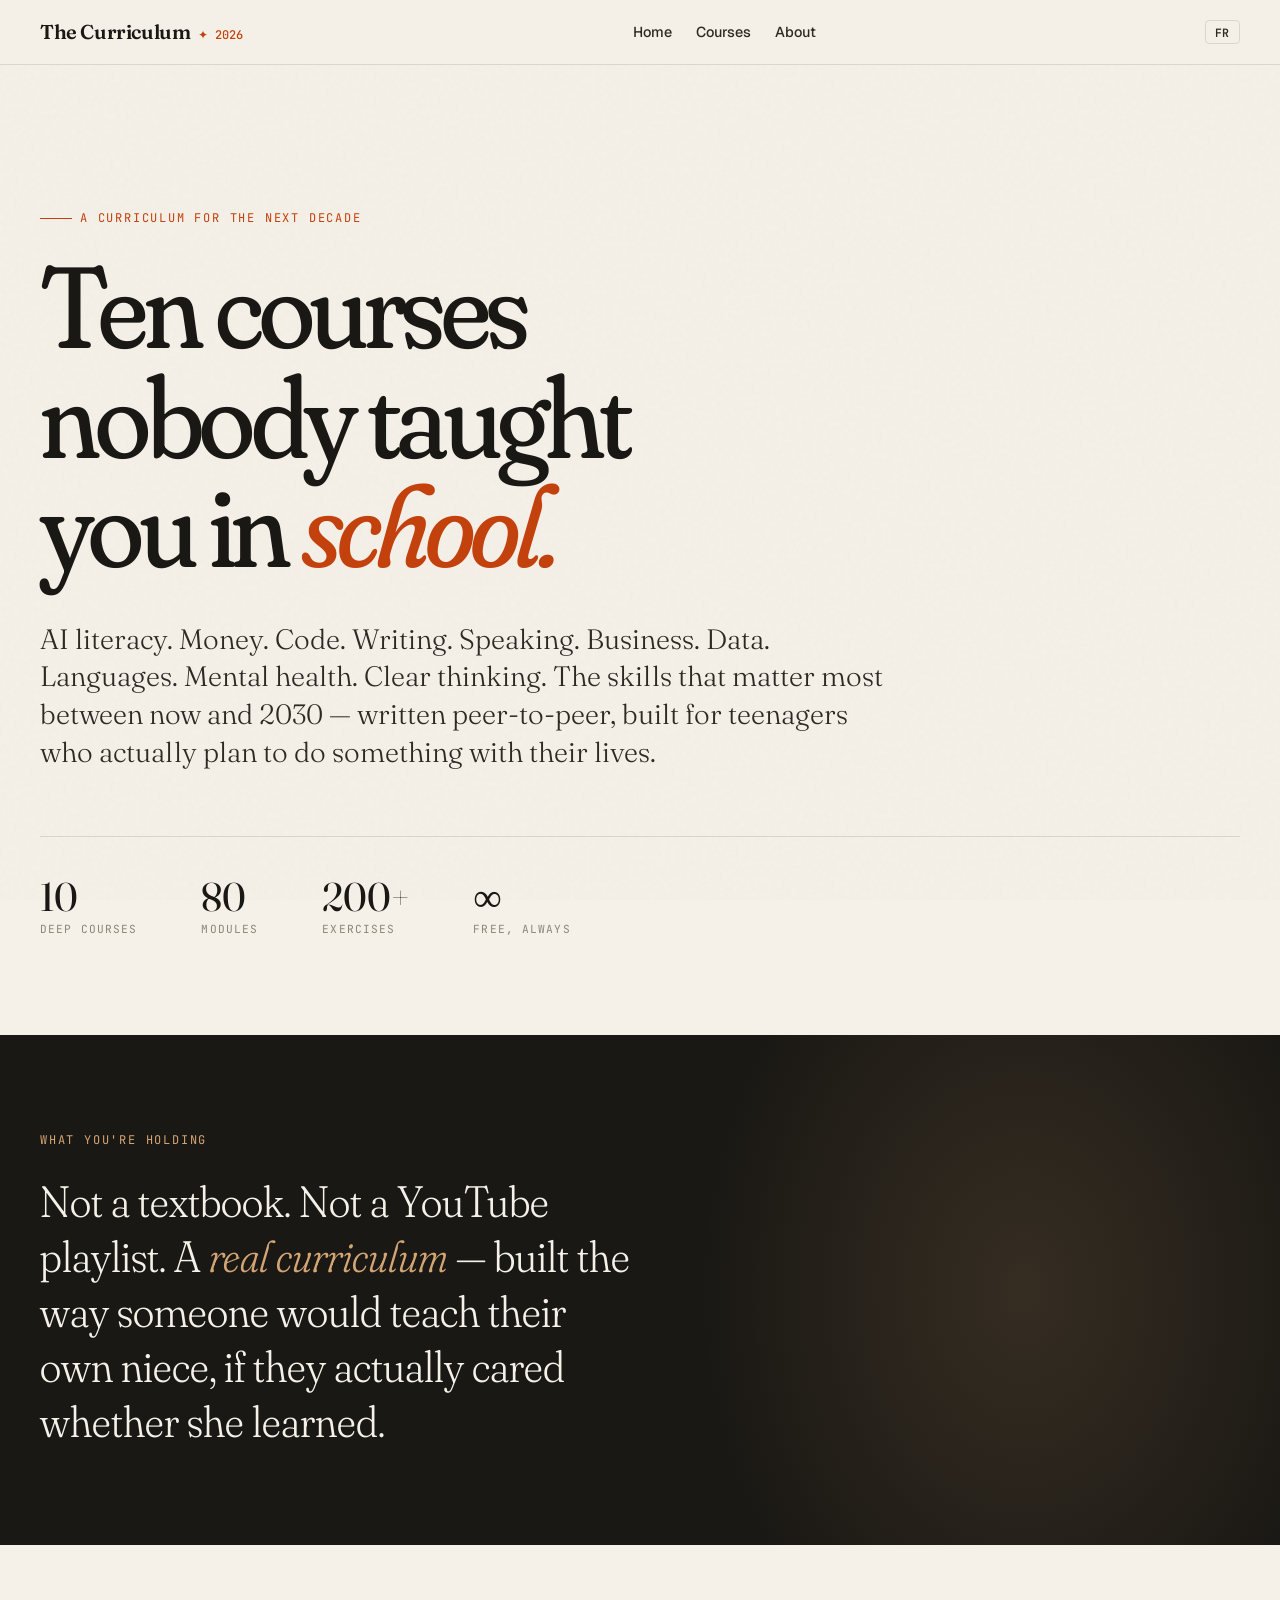
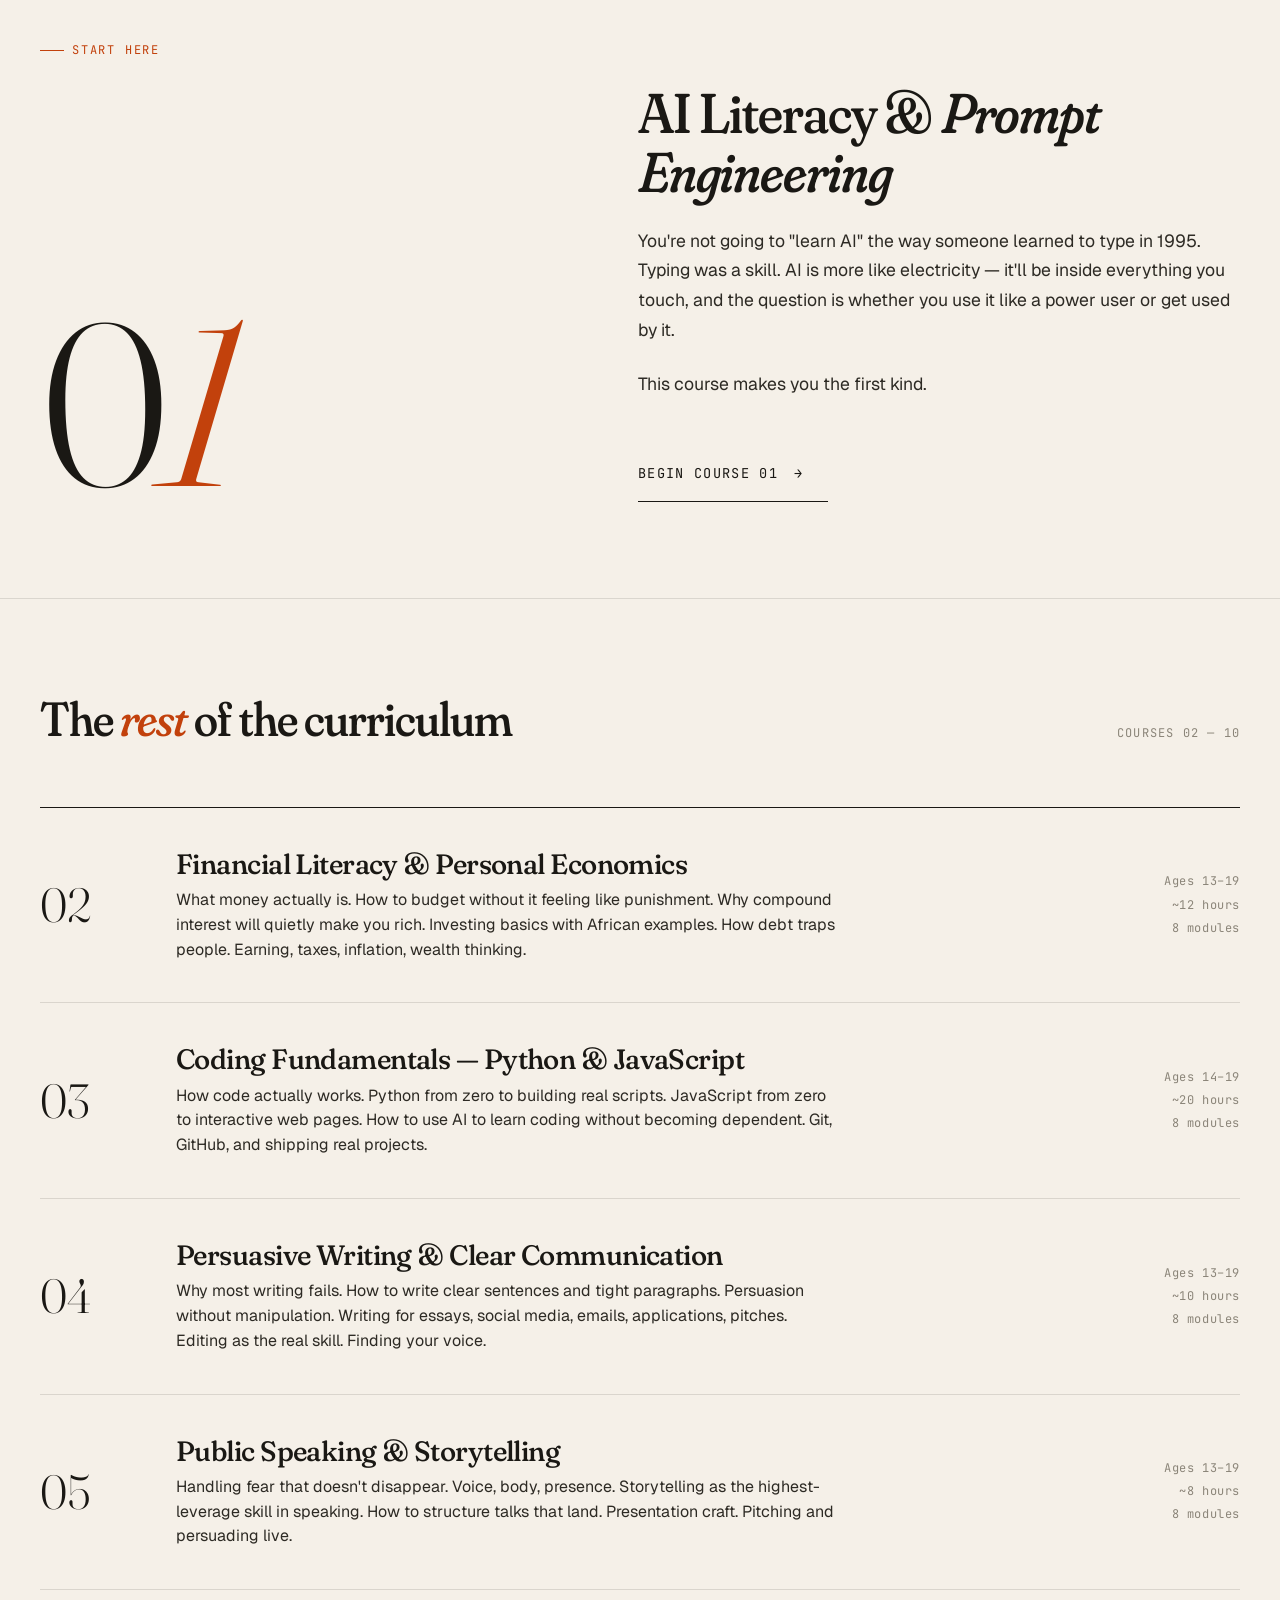
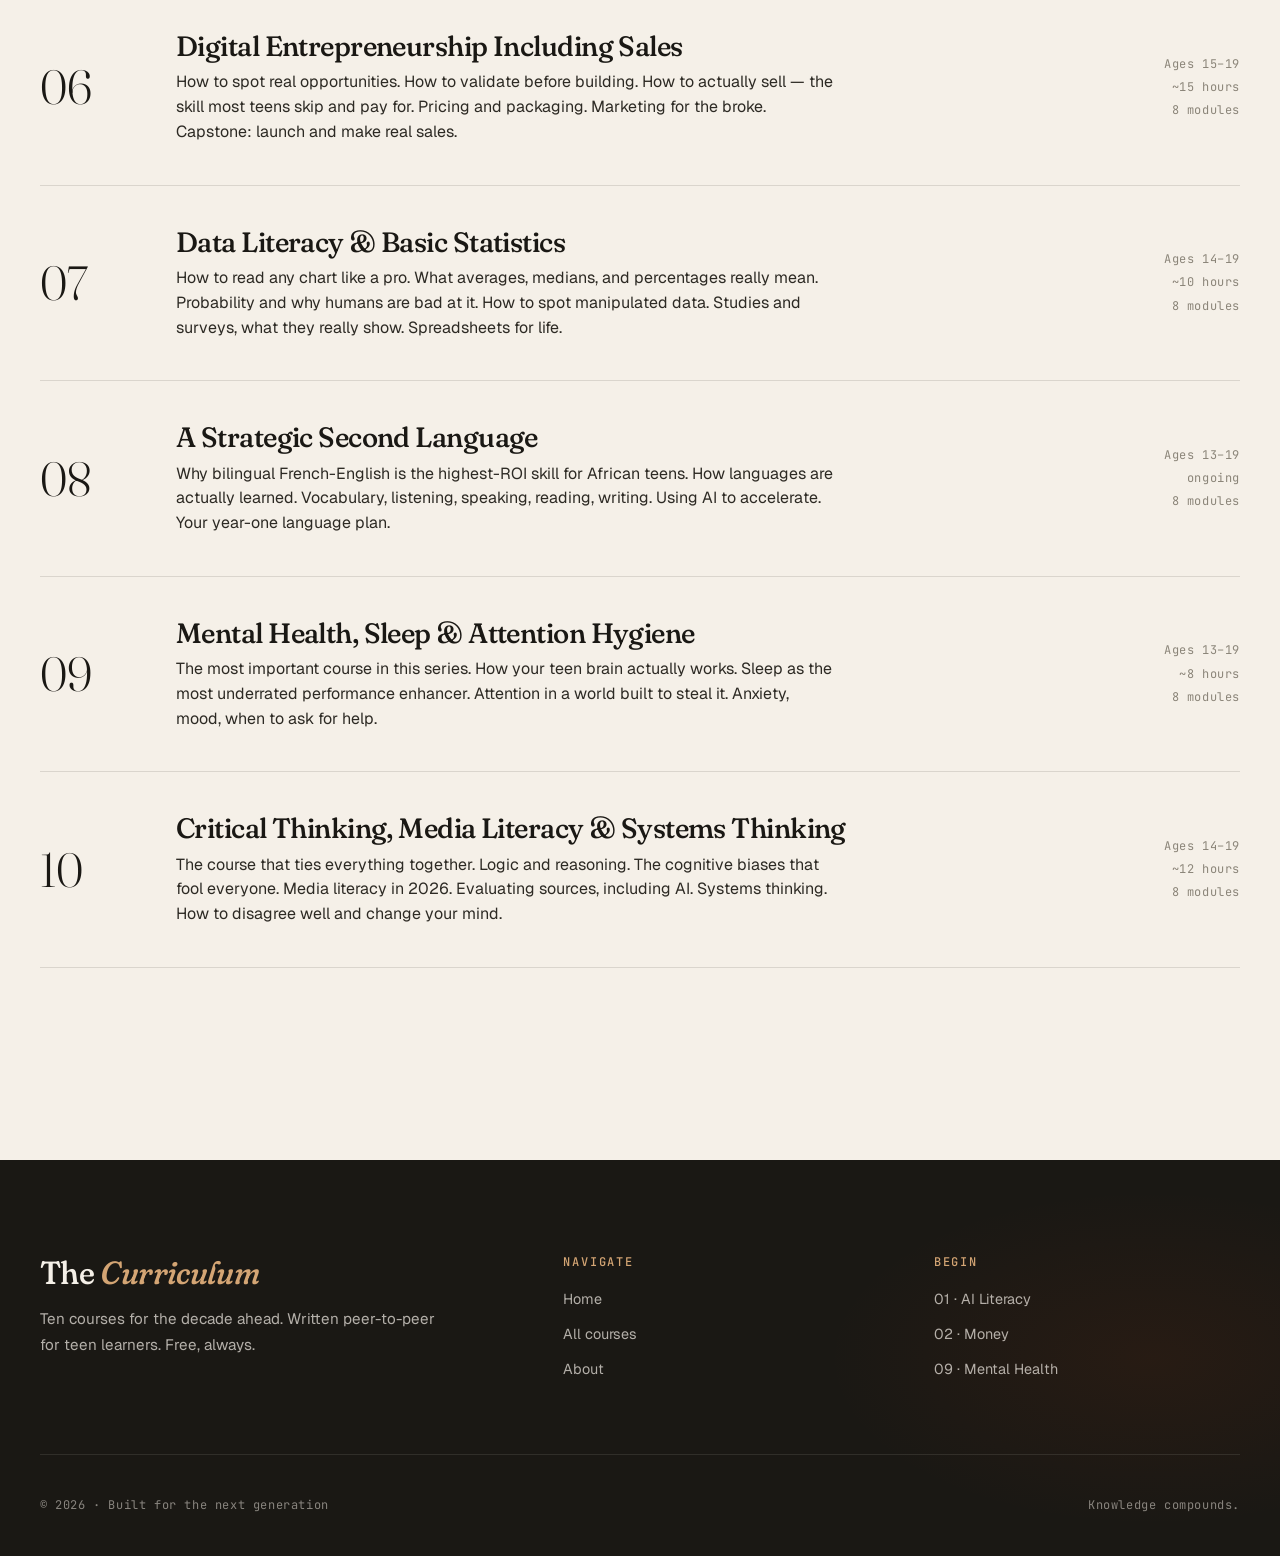
<file: index.html>
<!DOCTYPE html>
<html lang="en">
<head>
  <meta charset="UTF-8">
  <meta name="viewport" content="width=device-width, initial-scale=1.0">
  <title>The Curriculum — Ten courses for the next decade</title>
  <meta name="description" content="A self-paced curriculum of ten deep courses on AI, money, code, writing, speaking, business, data, language, mental health, and clear thinking. Built for teenagers, written peer-to-peer.">
  <meta property="og:title" content="The Curriculum">
  <meta property="og:description" content="Ten courses. One year. Built for the next decade.">
  <meta property="og:type" content="website">
  <link rel="stylesheet" href="style.css">
  <link rel="icon" href="data:image/svg+xml,<svg xmlns=%22http://www.w3.org/2000/svg%22 viewBox=%220 0 100 100%22><text y=%22.9em%22 font-size=%2290%22 font-family=%22serif%22>✦</text></svg>">
</head>
<body class="page-home">

  <!-- NAV -->
  <nav class="nav">
    <div class="nav-inner">
      <a href="index.html" class="nav-brand">
        The Curriculum
        <span class="nav-brand-mark">✦ 2026</span>
      </a>
      <button class="nav-toggle" aria-label="Toggle menu" aria-expanded="false">
        <svg width="24" height="24" viewBox="0 0 24 24" fill="none" stroke="currentColor" stroke-width="2">
          <line x1="3" y1="6" x2="21" y2="6"/>
          <line x1="3" y1="12" x2="21" y2="12"/>
          <line x1="3" y1="18" x2="21" y2="18"/>
        </svg>
      </button>
      <ul class="nav-links">
        <li><a href="index.html" data-i18n="nav.home">Home</a></li>
        <li><a href="courses.html" data-i18n="nav.courses">Courses</a></li>
        <li><a href="about.html" data-i18n="nav.about">About</a></li>
      </ul>
      <button class="lang-toggle" id="lang-toggle" aria-label="Switch language">FR</button>
    </div>
  </nav>

  <!-- HERO -->
  <section class="hero">
    <div class="container">
      <div class="hero-eyebrow" data-i18n="home.eyebrow">A curriculum for the next decade</div>
      <h1 class="hero-title" data-i18n="home.title">Ten courses<br>nobody taught<br>you in <em>school.</em></h1>
      <p class="hero-lede" data-i18n="home.lede">
        AI literacy. Money. Code. Writing. Speaking. Business. Data. Languages. Mental health. Clear thinking. The skills that matter most between now and 2030 — written peer-to-peer, built for teenagers who actually plan to do something with their lives.
      </p>
      <div class="hero-meta">
        <div class="hero-meta-item">
          <div class="hero-meta-num">10</div>
          <div class="hero-meta-label" data-i18n="home.meta.courses">Deep courses</div>
        </div>
        <div class="hero-meta-item">
          <div class="hero-meta-num">80</div>
          <div class="hero-meta-label" data-i18n="home.meta.modules">Modules</div>
        </div>
        <div class="hero-meta-item">
          <div class="hero-meta-num">200+</div>
          <div class="hero-meta-label" data-i18n="home.meta.exercises">Exercises</div>
        </div>
        <div class="hero-meta-item">
          <div class="hero-meta-num">∞</div>
          <div class="hero-meta-label" data-i18n="home.meta.free">Free, always</div>
        </div>
      </div>
    </div>
  </section>

  <!-- INTRO BAND -->
  <section class="intro-band">
    <div class="container">
      <div class="intro-band-content">
        <div class="intro-band-mark" data-i18n="home.band.mark">What you're holding</div>
        <p class="intro-band-text" data-i18n="home.band.text">
          Not a textbook. Not a YouTube playlist. A <em>real curriculum</em> — built the way someone would teach their own niece, if they actually cared whether she learned.
        </p>
      </div>
    </div>
  </section>

  <!-- FEATURED COURSE -->
  <section class="featured">
    <div class="container">
      <div class="featured-label" data-i18n="home.featured.label">Start here</div>
      <div class="featured-grid">
        <div class="featured-num reveal">0<em>1</em></div>
        <div class="featured-content reveal reveal-delay-1">
          <h2>AI Literacy &amp; <em>Prompt Engineering</em></h2>
          <p data-i18n="home.featured.p1">You're not going to "learn AI" the way someone learned to type in 1995. Typing was a skill. AI is more like electricity — it'll be inside everything you touch, and the question is whether you use it like a power user or get used by it.</p>
          <p data-i18n="home.featured.p2">This course makes you the first kind.</p>
          <a href="course.html?id=01" class="featured-cta">
            <span data-i18n="home.featured.cta">Begin Course 01</span>
            <span class="featured-cta-arrow">→</span>
          </a>
        </div>
      </div>
    </div>
  </section>

  <!-- COURSE LIST -->
  <section class="courses-section">
    <div class="container">
      <div class="section-header">
        <h2 class="section-title" data-i18n="home.rest.title">The <em>rest</em> of the curriculum</h2>
        <div class="section-meta" data-i18n="home.rest.meta">Courses 02 — 10</div>
      </div>
      <div class="course-list" data-courses="rest"></div>
    </div>
  </section>

  <!-- FOOTER -->
  <footer class="footer">
    <div class="container">
      <div class="footer-grid">
        <div class="footer-brand">
          <h3>The <em>Curriculum</em></h3>
          <p data-i18n="footer.tagline">Ten courses for the decade ahead. Written peer-to-peer for teen learners. Free, always.</p>
        </div>
        <div class="footer-col">
          <h4 data-i18n="footer.navigate">Navigate</h4>
          <ul>
            <li><a href="index.html" data-i18n="footer.home">Home</a></li>
            <li><a href="courses.html" data-i18n="footer.all-courses">All courses</a></li>
            <li><a href="about.html" data-i18n="footer.about">About</a></li>
          </ul>
        </div>
        <div class="footer-col">
          <h4 data-i18n="footer.begin">Begin</h4>
          <ul>
            <li><a href="course.html?id=01" data-i18n="footer.ai">01 · AI Literacy</a></li>
            <li><a href="course.html?id=02" data-i18n="footer.money">02 · Money</a></li>
            <li><a href="course.html?id=09" data-i18n="footer.mental">09 · Mental Health</a></li>
          </ul>
        </div>
      </div>
      <div class="footer-bottom">
        <p data-i18n="footer.copy">© 2026 · Built for the next generation</p>
        <p data-i18n="footer.close">Knowledge compounds.</p>
      </div>
    </div>
  </footer>

  <script src="marked.min.js"></script>
  <script src="script.js?v=2"></script>
</body>
</html>
</file>
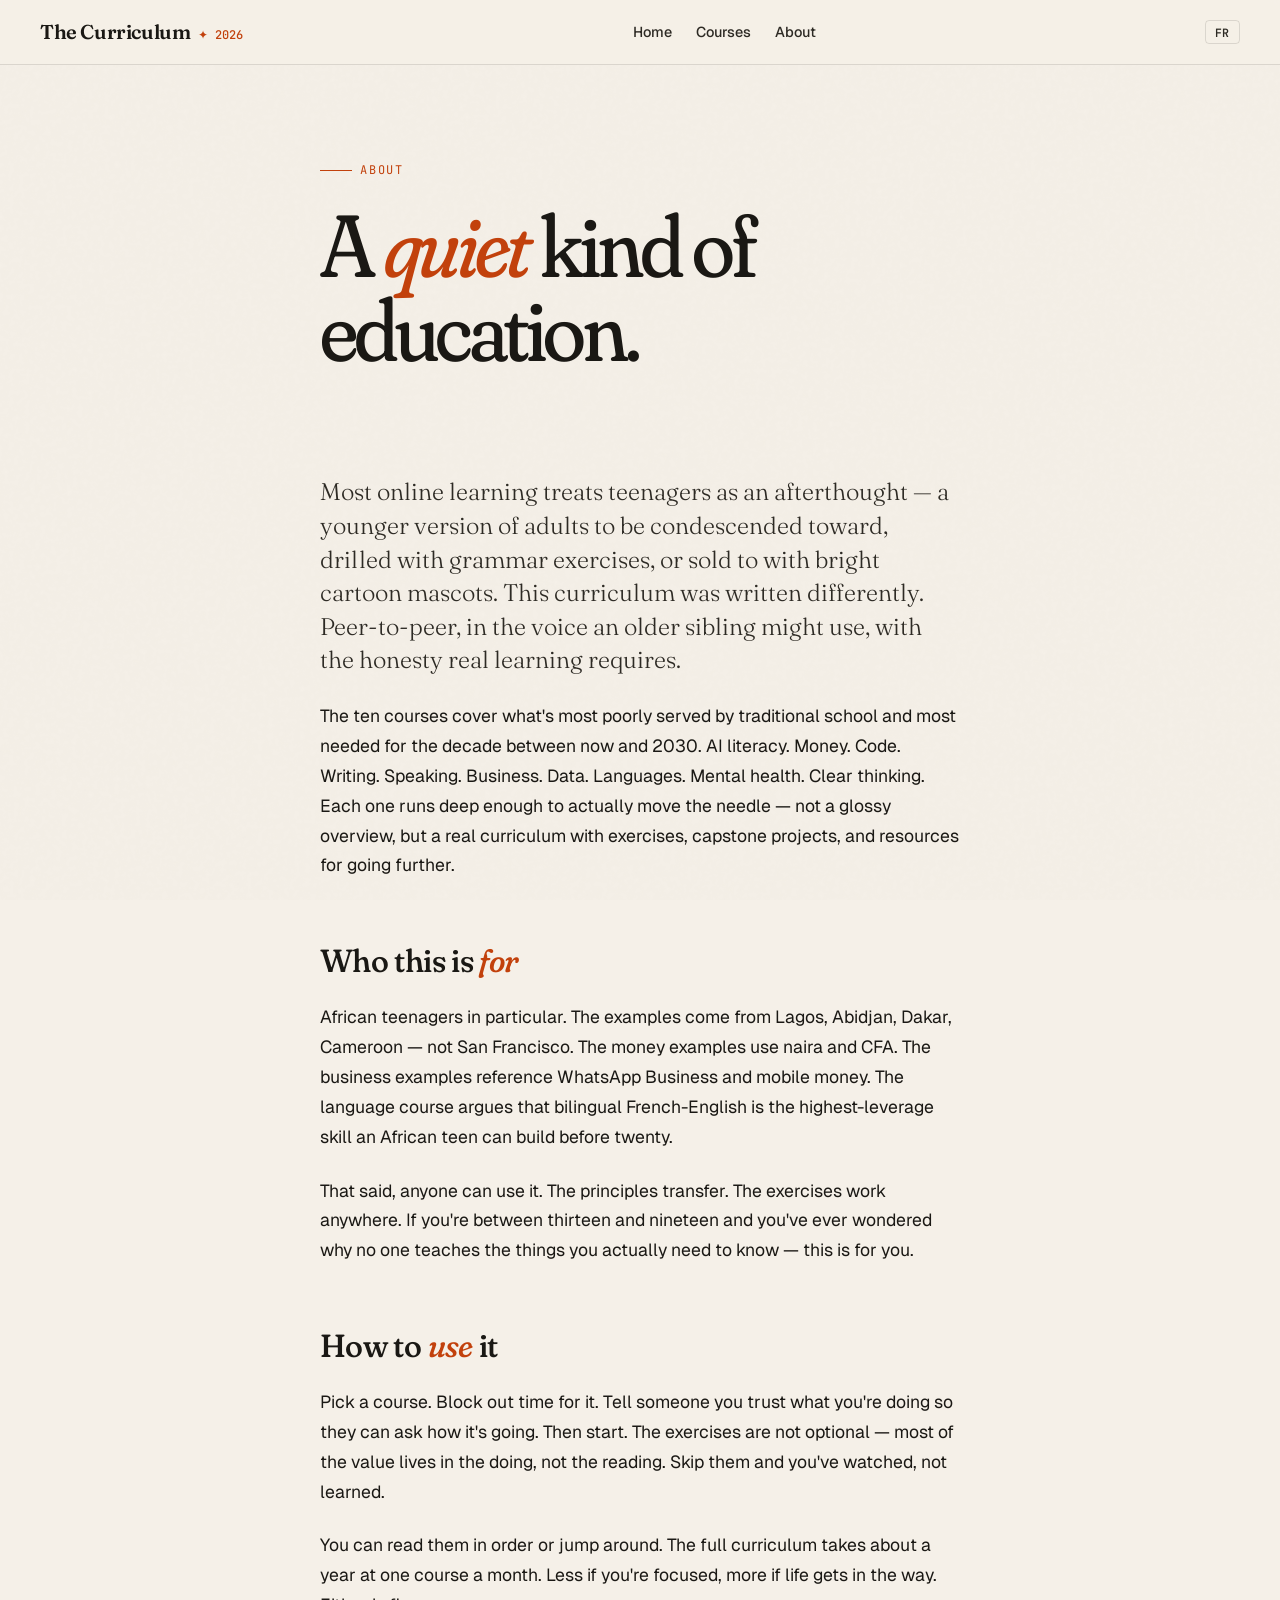
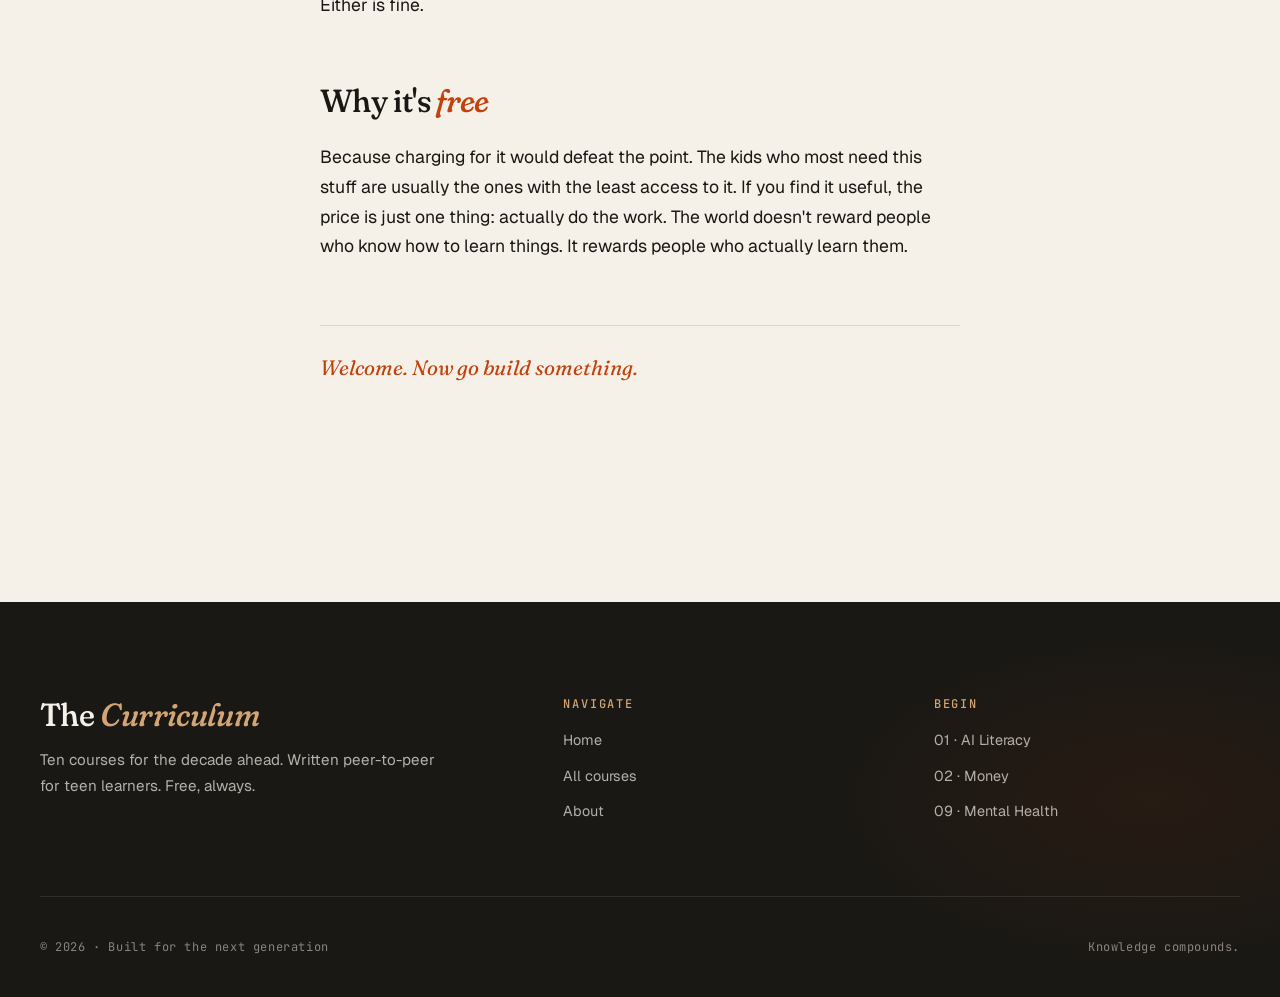
<file: about.html>
<!DOCTYPE html>
<html lang="en">
<head>
  <meta charset="UTF-8">
  <meta name="viewport" content="width=device-width, initial-scale=1.0">
  <title>About — The Curriculum</title>
  <meta name="description" content="About The Curriculum: ten courses written peer-to-peer for the next generation.">
  <link rel="stylesheet" href="style.css">
  <link rel="icon" href="data:image/svg+xml,<svg xmlns=%22http://www.w3.org/2000/svg%22 viewBox=%220 0 100 100%22><text y=%22.9em%22 font-size=%2290%22 font-family=%22serif%22>✦</text></svg>">
</head>
<body class="page-about">

  <!-- NAV -->
  <nav class="nav">
    <div class="nav-inner">
      <a href="index.html" class="nav-brand">
        The Curriculum
        <span class="nav-brand-mark">✦ 2026</span>
      </a>
      <button class="nav-toggle" aria-label="Toggle menu" aria-expanded="false">
        <svg width="24" height="24" viewBox="0 0 24 24" fill="none" stroke="currentColor" stroke-width="2">
          <line x1="3" y1="6" x2="21" y2="6"/>
          <line x1="3" y1="12" x2="21" y2="12"/>
          <line x1="3" y1="18" x2="21" y2="18"/>
        </svg>
      </button>
      <ul class="nav-links">
        <li><a href="index.html" data-i18n="nav.home">Home</a></li>
        <li><a href="courses.html" data-i18n="nav.courses">Courses</a></li>
        <li><a href="about.html" data-i18n="nav.about">About</a></li>
      </ul>
      <button class="lang-toggle" id="lang-toggle" aria-label="Switch language">FR</button>
    </div>
  </nav>

  <!-- ABOUT HERO -->
  <section class="about-hero">
    <div class="container-narrow">
      <div class="hero-eyebrow" data-i18n="about.eyebrow">About</div>
      <h1 class="hero-title" style="font-size: clamp(2.5rem, 7vw, 5.5rem);" data-i18n="about.title">A <em>quiet</em> kind of education.</h1>
    </div>
  </section>

  <section style="padding: 0 0 var(--space-2xl);">
    <div class="container-narrow">
      <div class="about-content">
        <p data-i18n="about.p1">
          Most online learning treats teenagers as an afterthought — a younger version of adults to be condescended toward, drilled with grammar exercises, or sold to with bright cartoon mascots. This curriculum was written differently. Peer-to-peer, in the voice an older sibling might use, with the honesty real learning requires.
        </p>

        <p data-i18n="about.p2">
          The ten courses cover what's most poorly served by traditional school and most needed for the decade between now and 2030. AI literacy. Money. Code. Writing. Speaking. Business. Data. Languages. Mental health. Clear thinking. Each one runs deep enough to actually move the needle — not a glossy overview, but a real curriculum with exercises, capstone projects, and resources for going further.
        </p>

        <h2 data-i18n="about.h2.for">Who this is <em>for</em></h2>

        <p data-i18n="about.p3">
          African teenagers in particular. The examples come from Lagos, Abidjan, Dakar, Cameroon — not San Francisco. The money examples use naira and CFA. The business examples reference WhatsApp Business and mobile money. The language course argues that bilingual French-English is the highest-leverage skill an African teen can build before twenty.
        </p>

        <p data-i18n="about.p4">
          That said, anyone can use it. The principles transfer. The exercises work anywhere. If you're between thirteen and nineteen and you've ever wondered why no one teaches the things you actually need to know — this is for you.
        </p>

        <h2 data-i18n="about.h2.use">How to <em>use</em> it</h2>

        <p data-i18n="about.p5">
          Pick a course. Block out time for it. Tell someone you trust what you're doing so they can ask how it's going. Then start. The exercises are not optional — most of the value lives in the doing, not the reading. Skip them and you've watched, not learned.
        </p>

        <p data-i18n="about.p6">
          You can read them in order or jump around. The full curriculum takes about a year at one course a month. Less if you're focused, more if life gets in the way. Either is fine.
        </p>

        <h2 data-i18n="about.h2.free">Why it's <em>free</em></h2>

        <p data-i18n="about.p7">
          Because charging for it would defeat the point. The kids who most need this stuff are usually the ones with the least access to it. If you find it useful, the price is just one thing: actually do the work. The world doesn't reward people who know how to learn things. It rewards people who actually learn them.
        </p>

        <p style="font-family: var(--display); font-size: 1.3rem; font-style: italic; color: var(--terracotta); margin-top: var(--space-xl); padding-top: var(--space-md); border-top: 1px solid var(--rule);" data-i18n="about.closing">
          Welcome. Now go build something.
        </p>
      </div>
    </div>
  </section>

  <!-- FOOTER -->
  <footer class="footer">
    <div class="container">
      <div class="footer-grid">
        <div class="footer-brand">
          <h3>The <em>Curriculum</em></h3>
          <p data-i18n="footer.tagline">Ten courses for the decade ahead. Written peer-to-peer for teen learners. Free, always.</p>
        </div>
        <div class="footer-col">
          <h4 data-i18n="footer.navigate">Navigate</h4>
          <ul>
            <li><a href="index.html" data-i18n="footer.home">Home</a></li>
            <li><a href="courses.html" data-i18n="footer.all-courses">All courses</a></li>
            <li><a href="about.html" data-i18n="footer.about">About</a></li>
          </ul>
        </div>
        <div class="footer-col">
          <h4 data-i18n="footer.begin">Begin</h4>
          <ul>
            <li><a href="course.html?id=01" data-i18n="footer.ai">01 · AI Literacy</a></li>
            <li><a href="course.html?id=02" data-i18n="footer.money">02 · Money</a></li>
            <li><a href="course.html?id=09" data-i18n="footer.mental">09 · Mental Health</a></li>
          </ul>
        </div>
      </div>
      <div class="footer-bottom">
        <p data-i18n="footer.copy">© 2026 · Built for the next generation</p>
        <p data-i18n="footer.close">Knowledge compounds.</p>
      </div>
    </div>
  </footer>

  <script src="marked.min.js"></script>
  <script src="script.js?v=2"></script>
</body>
</html>
</file>
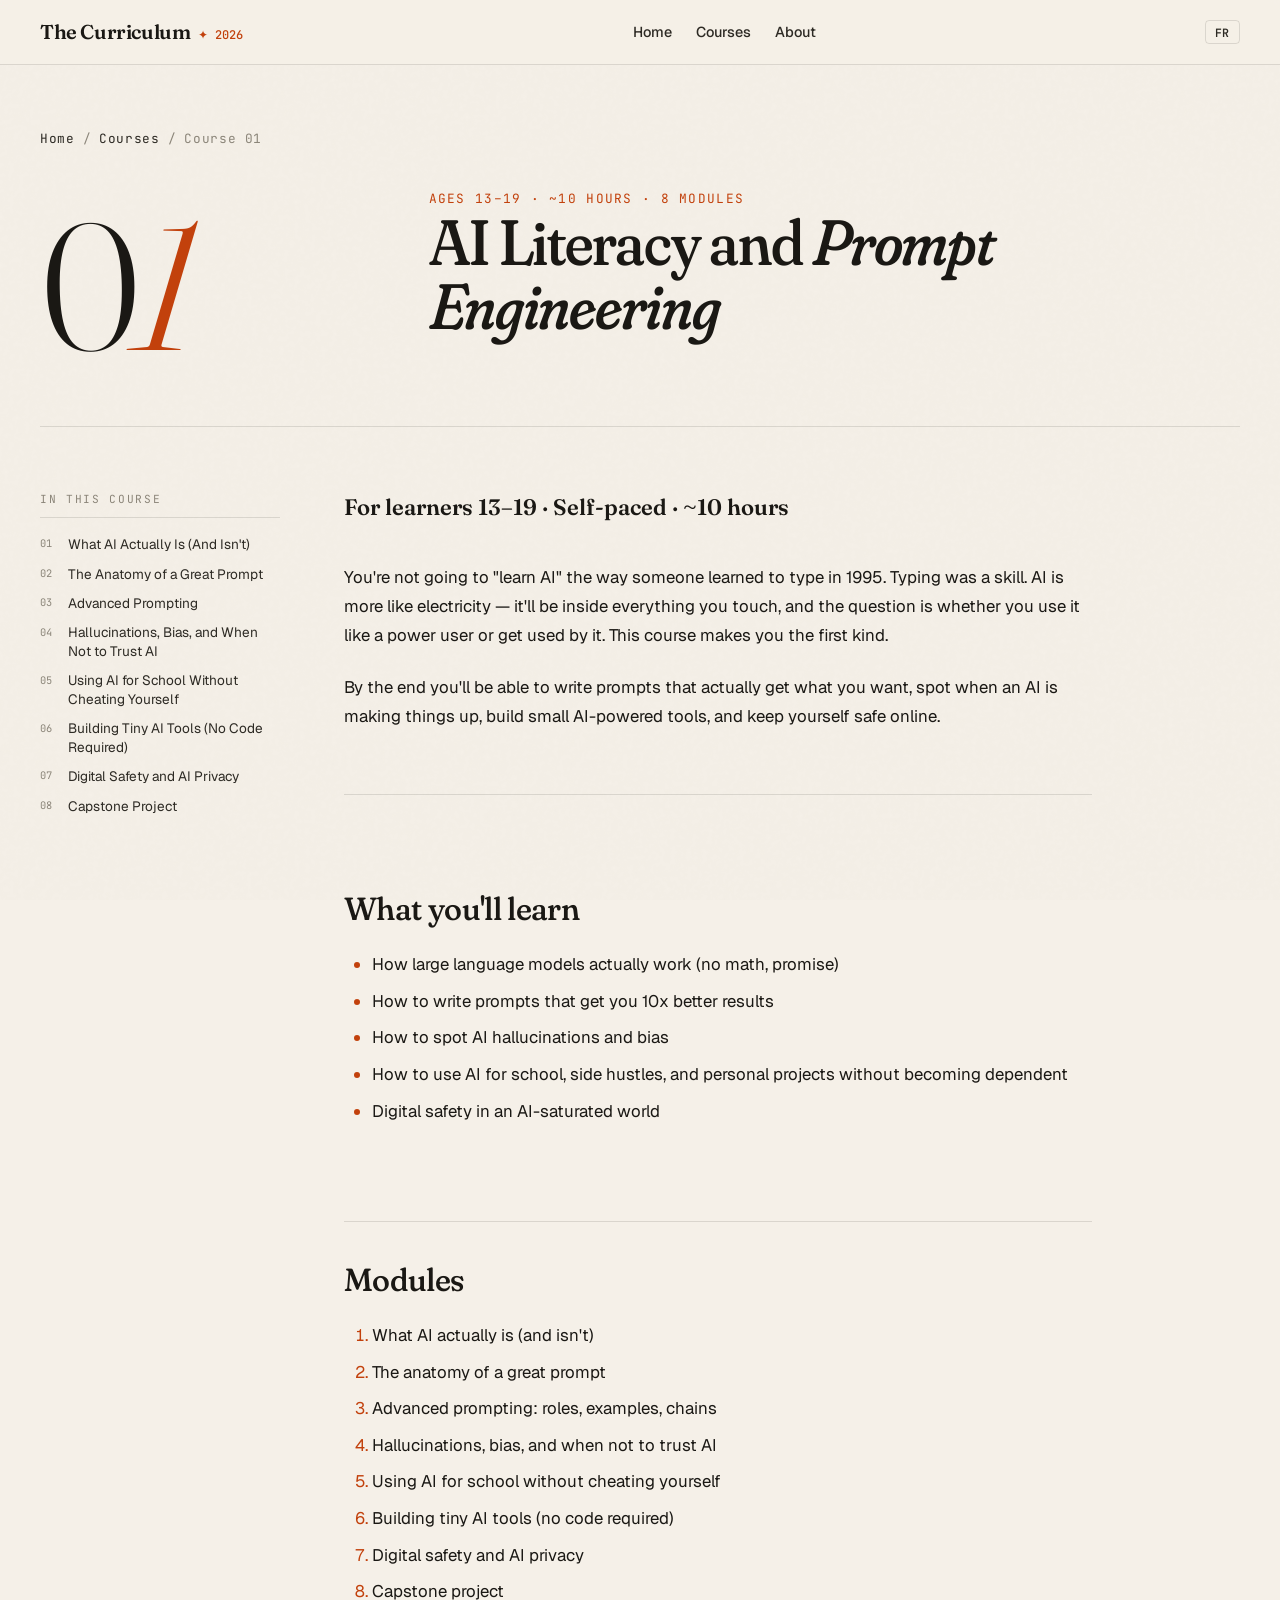
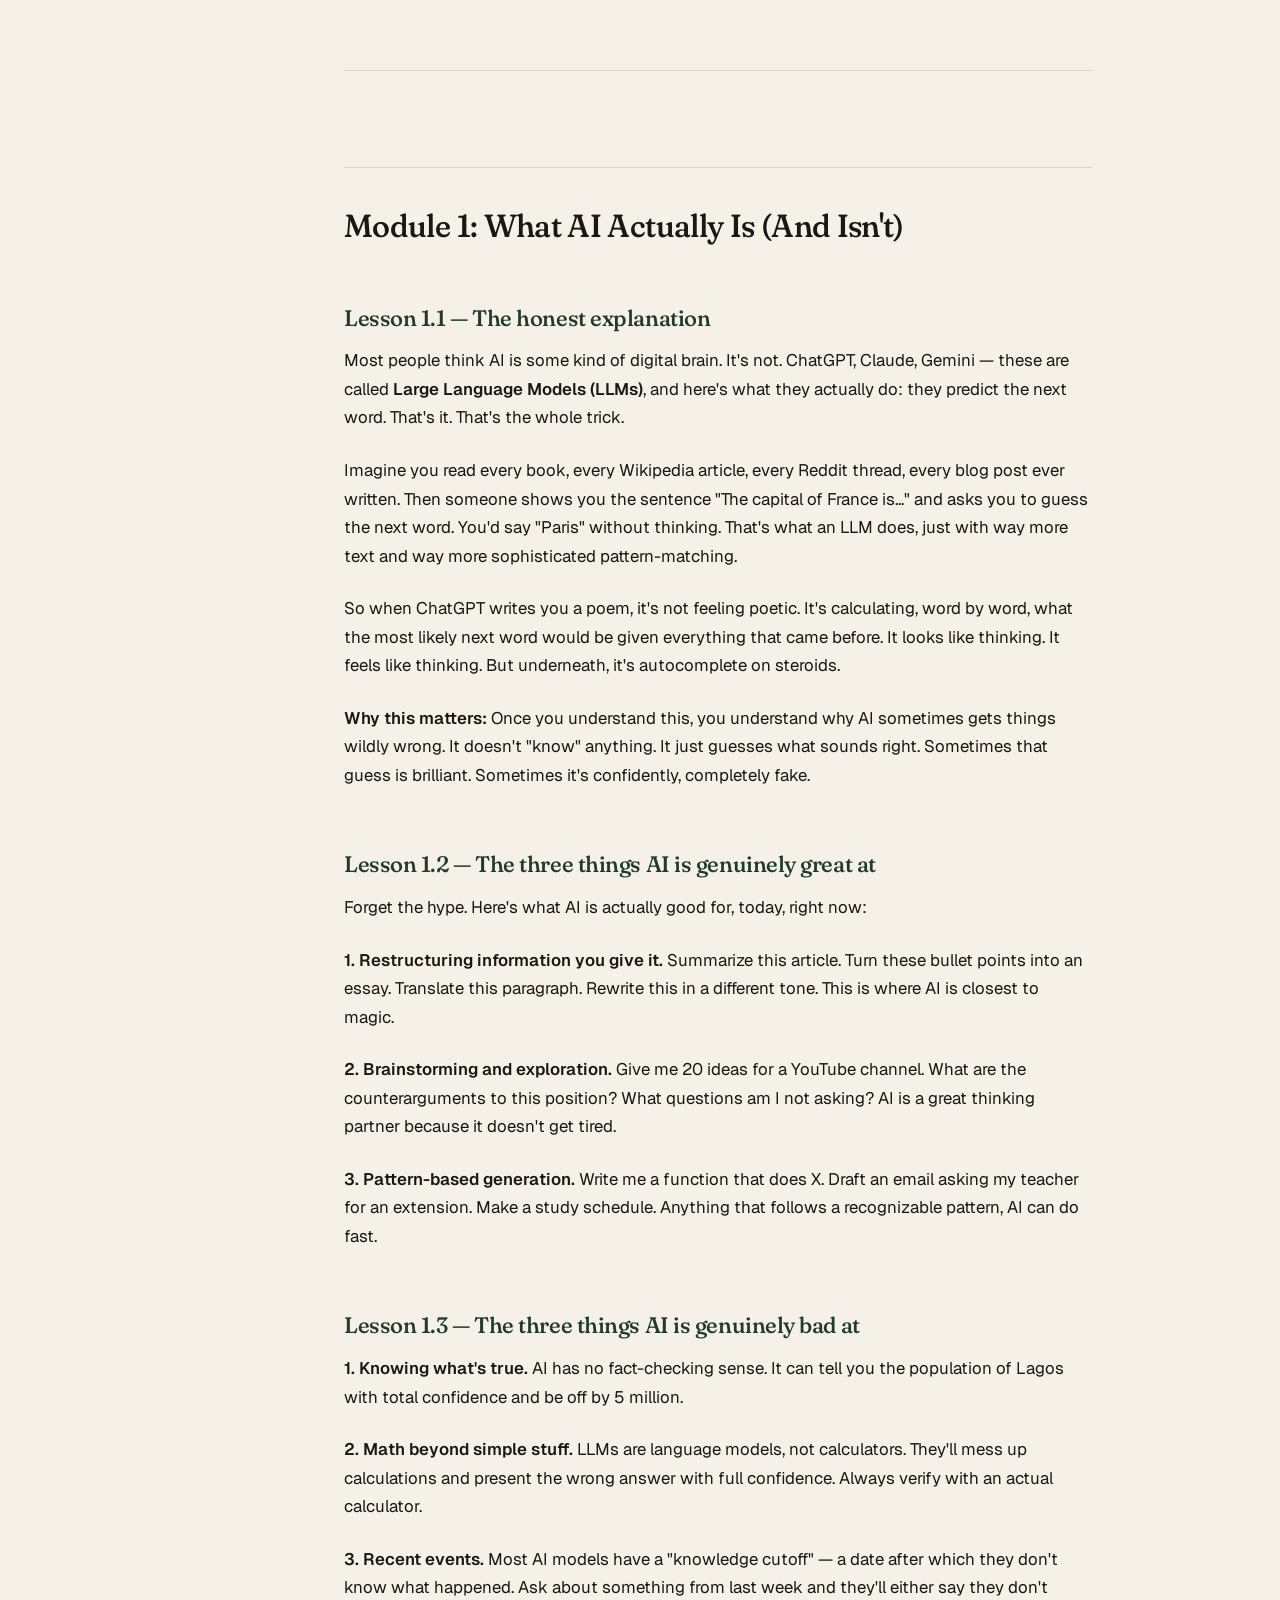
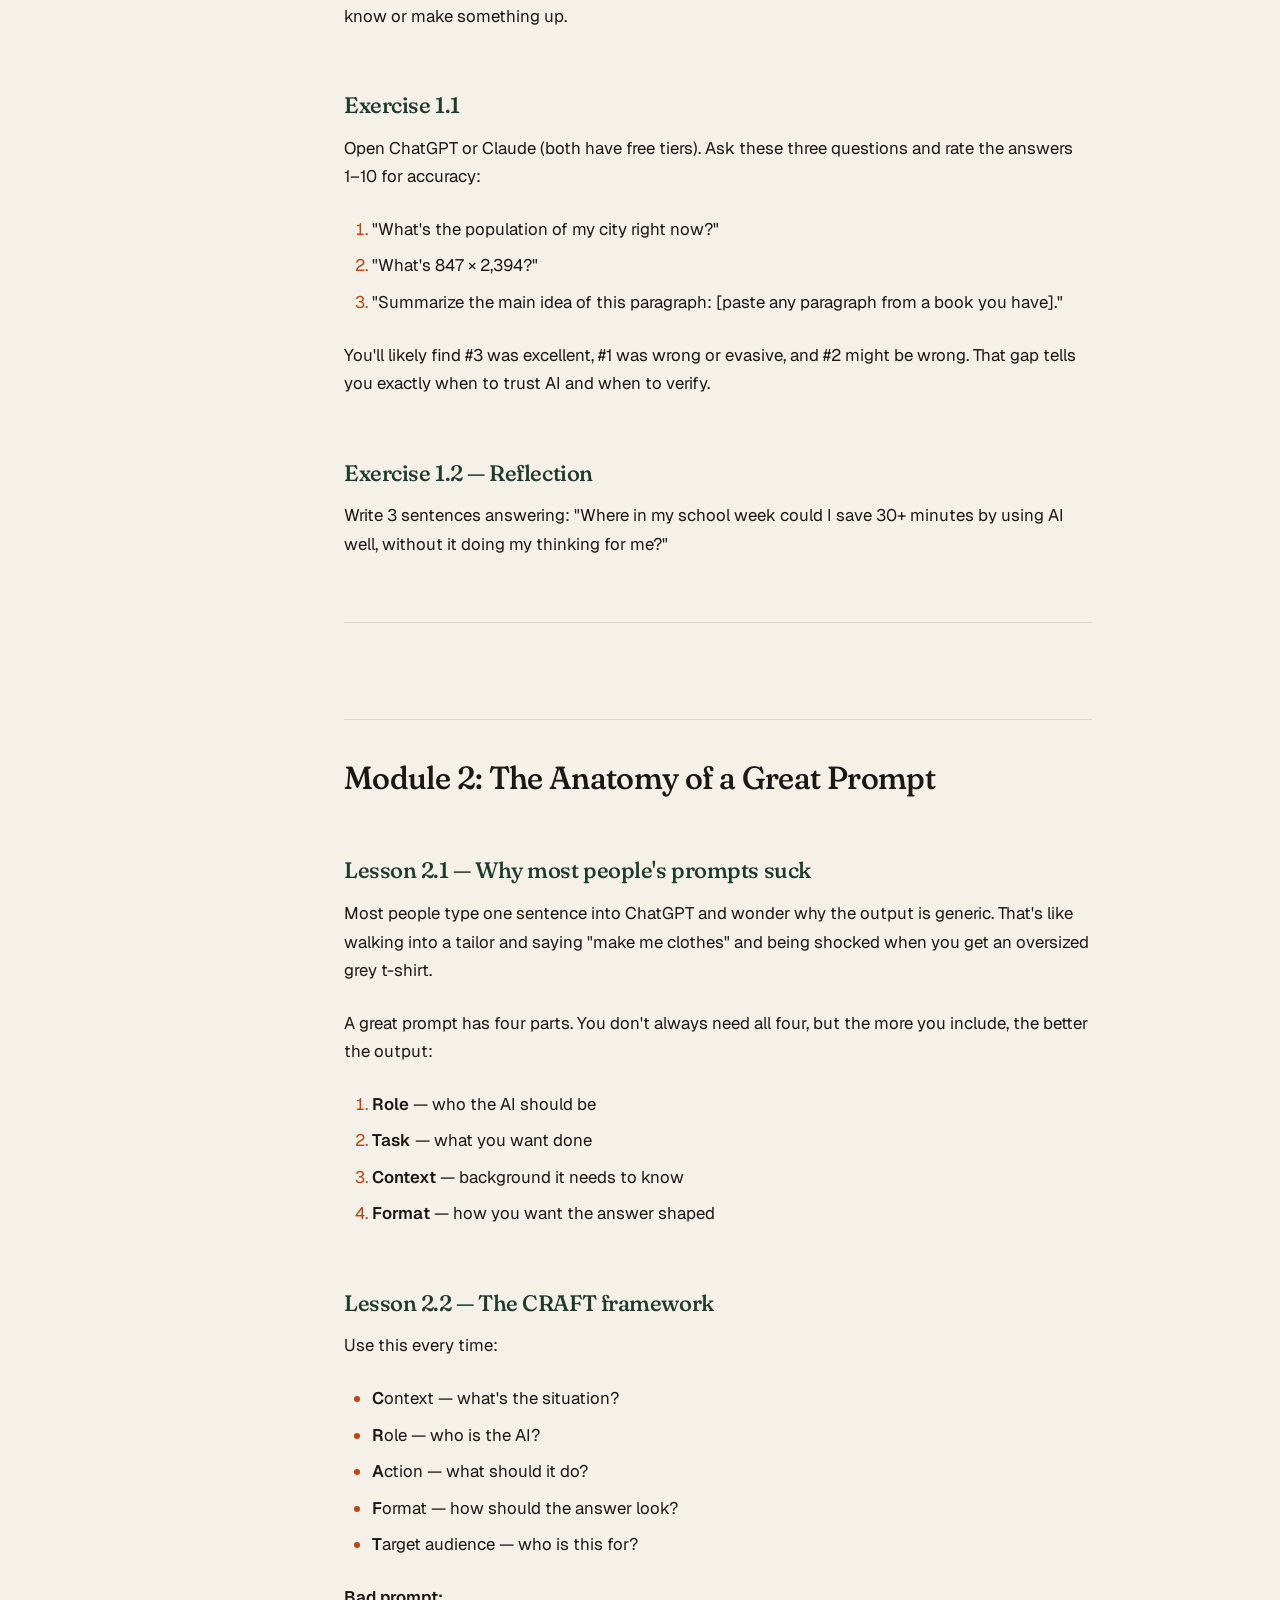
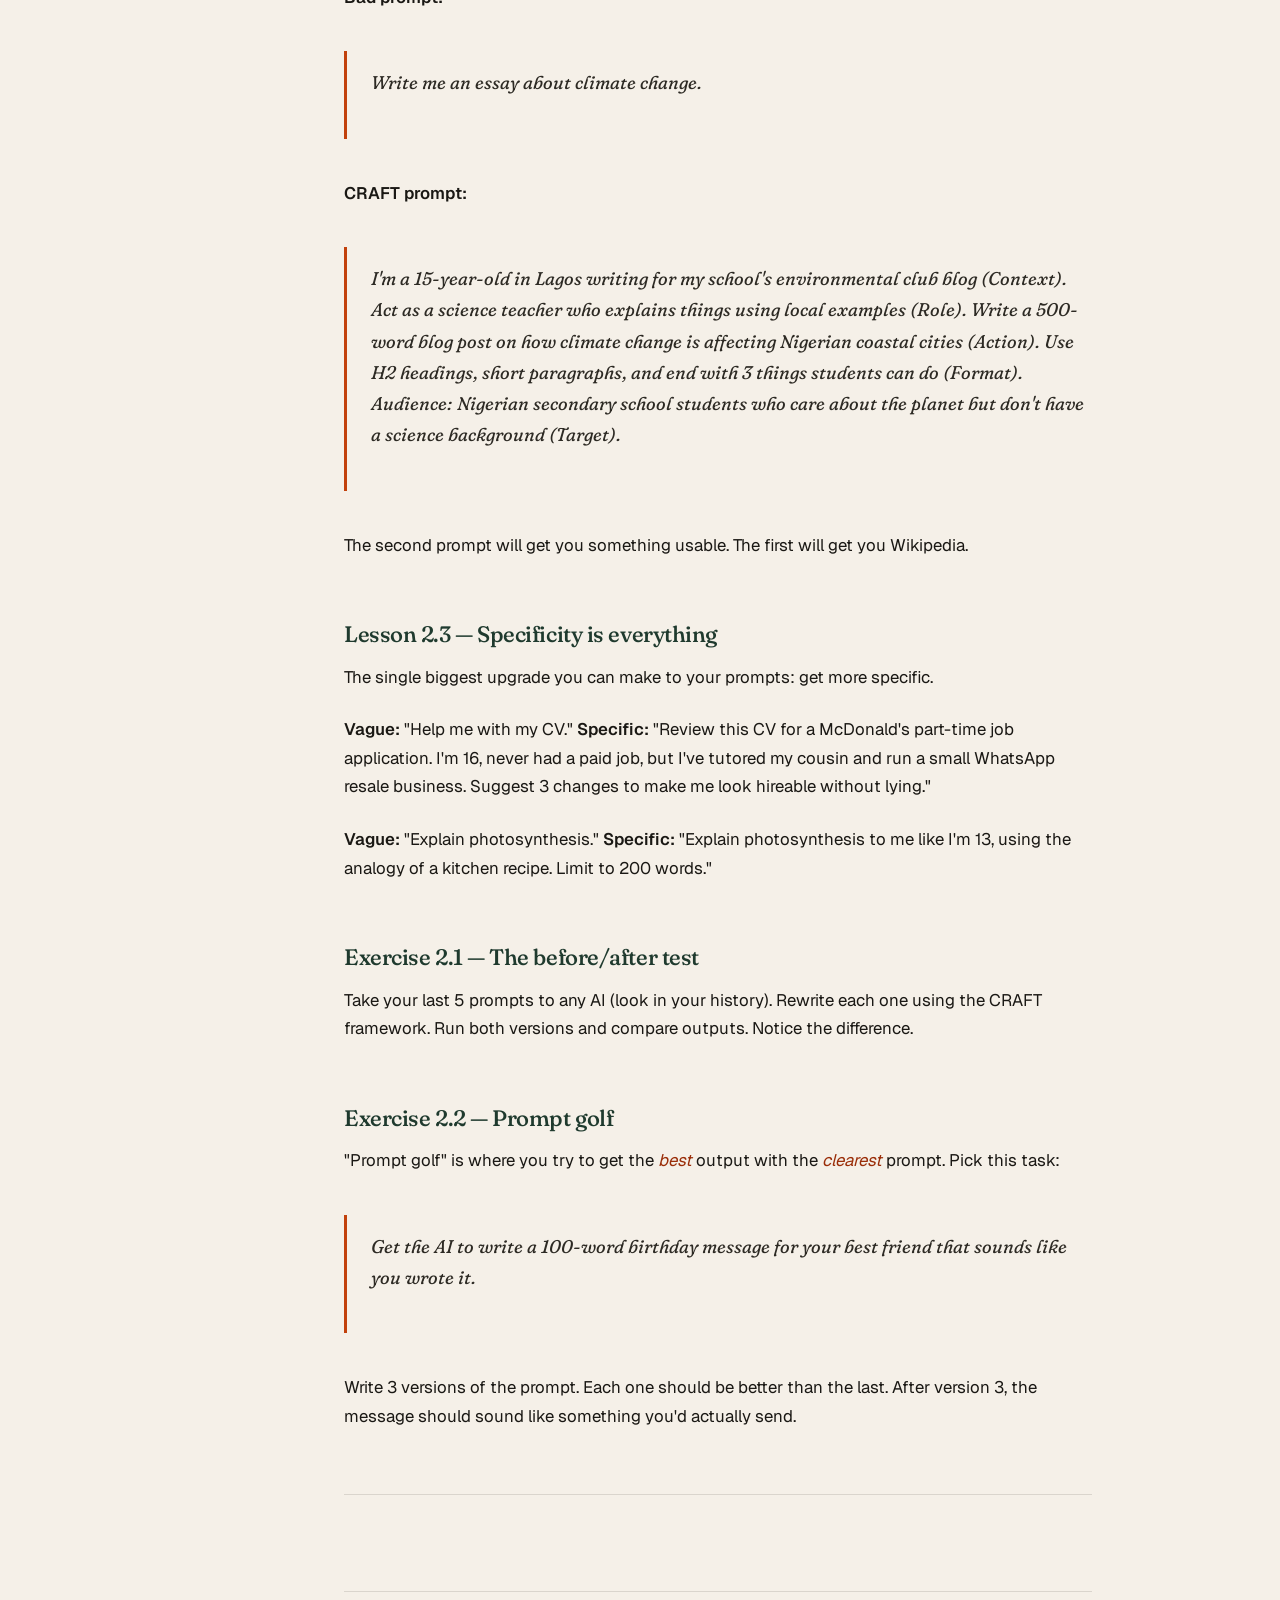
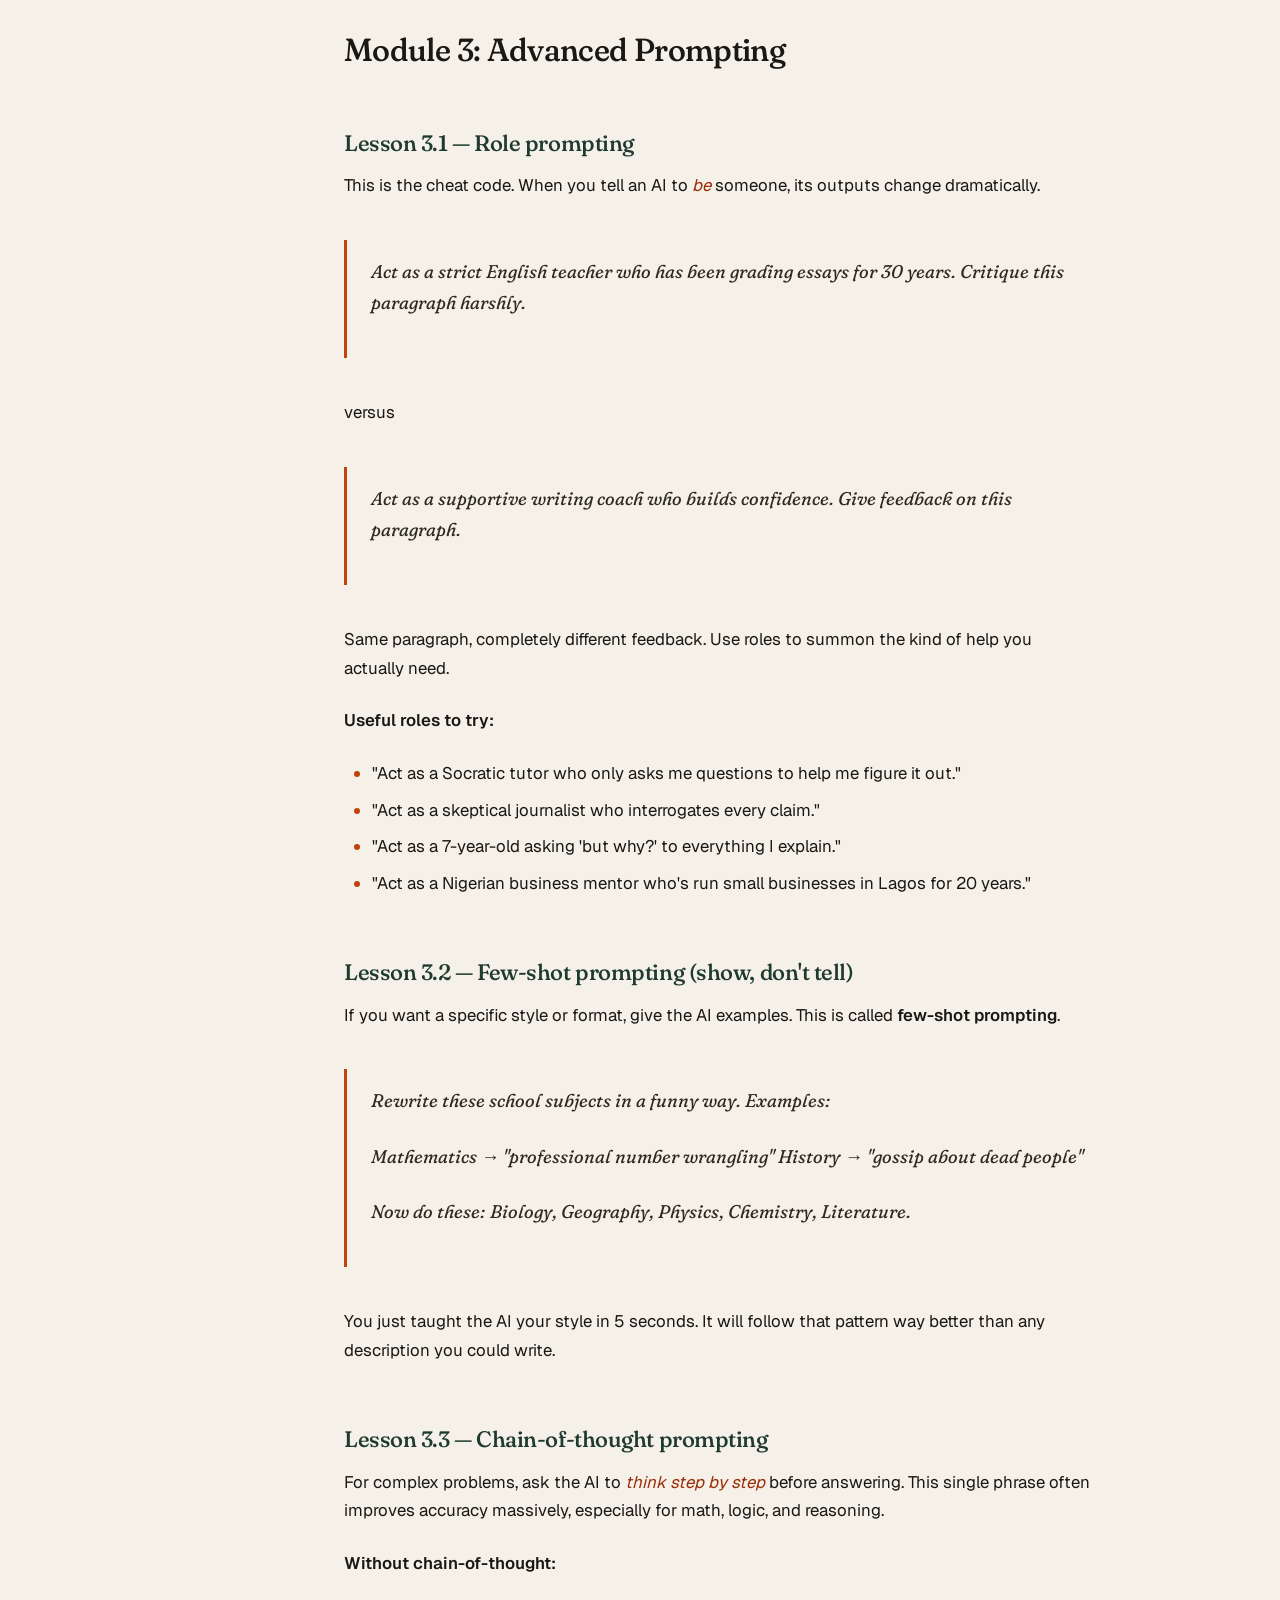
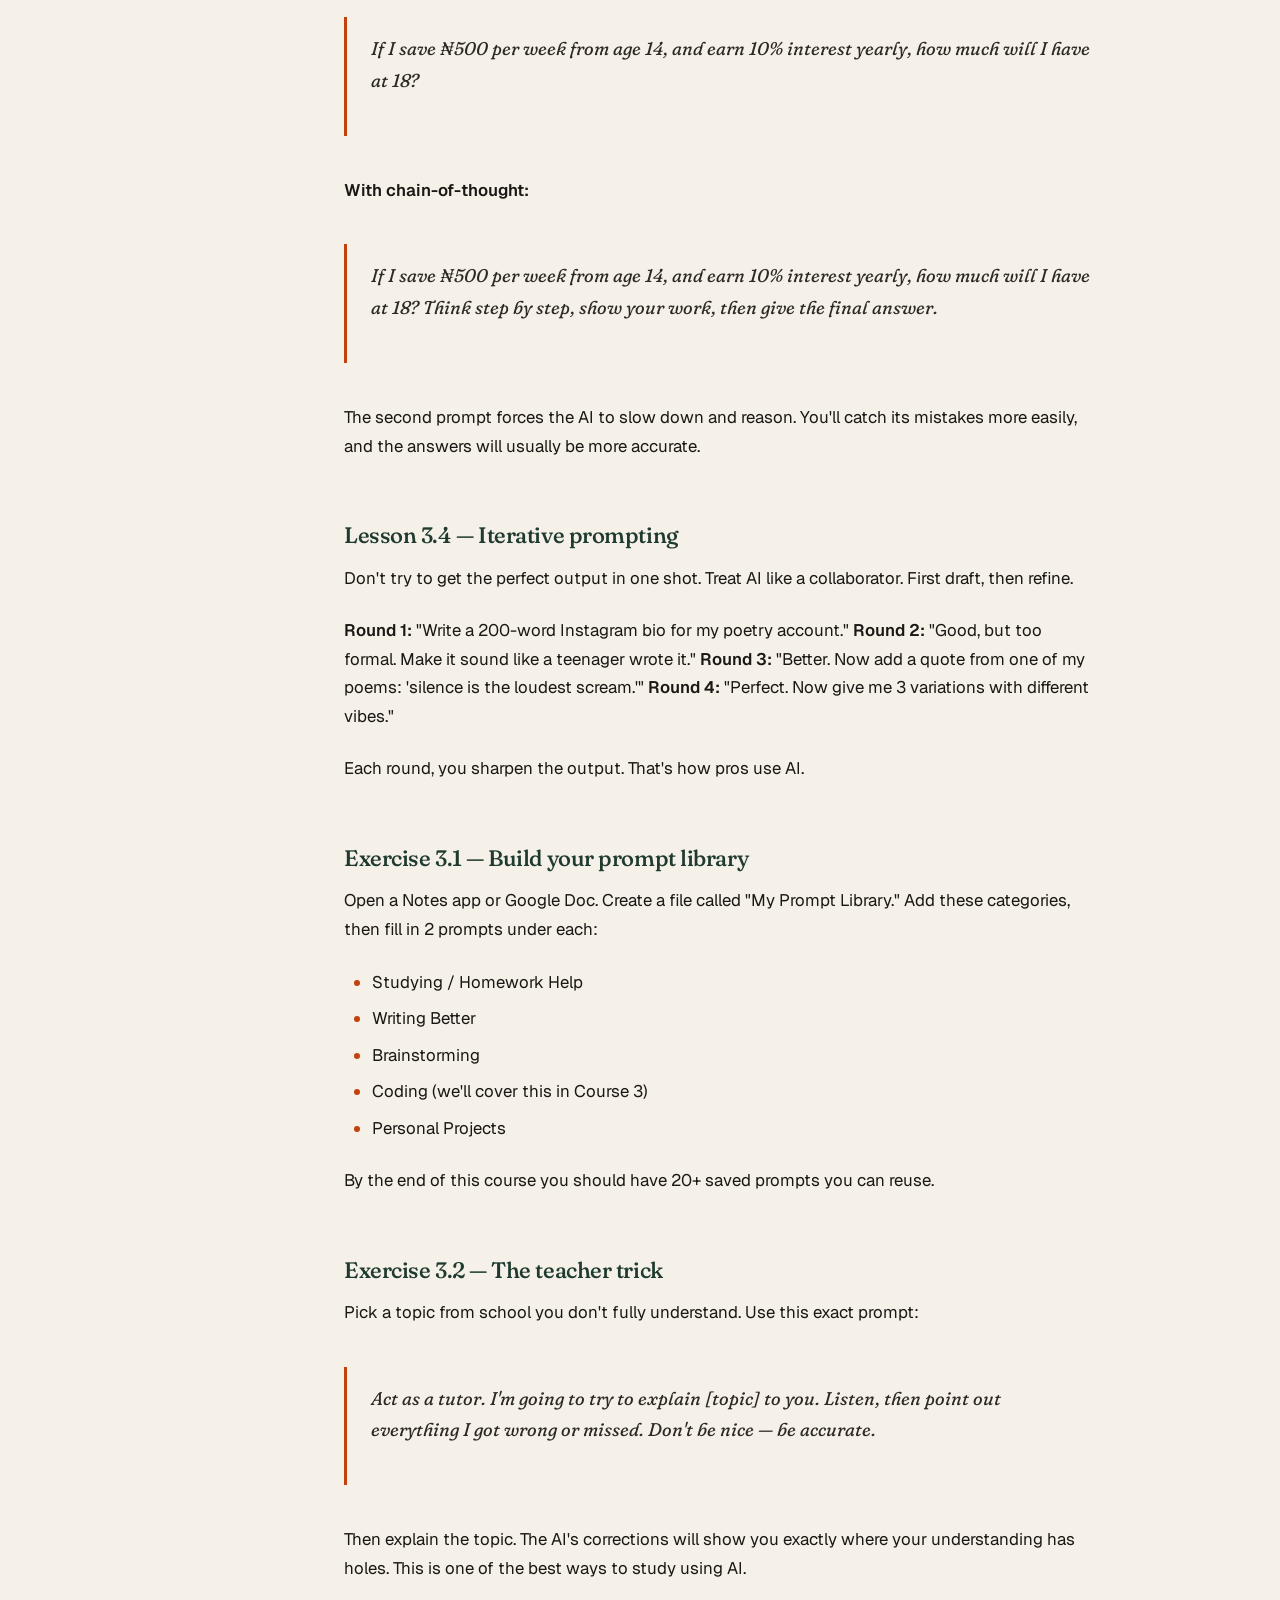
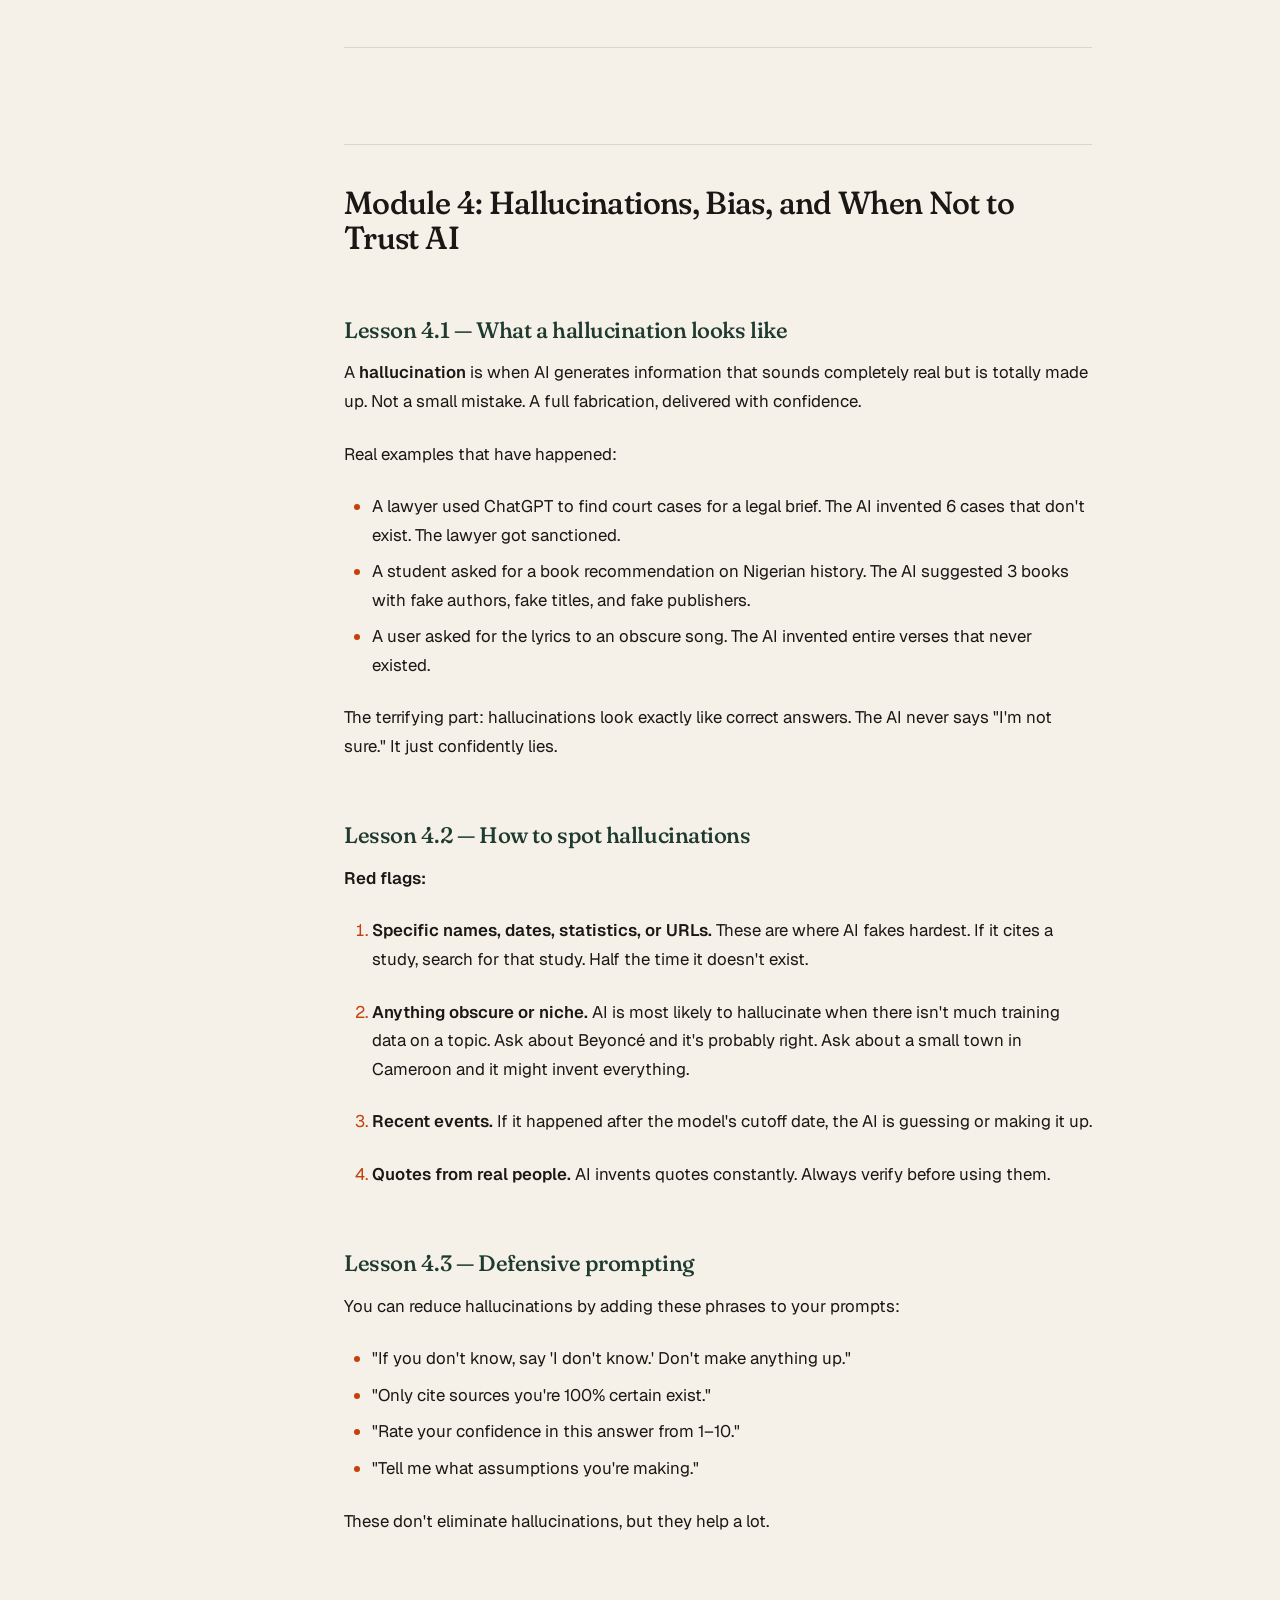
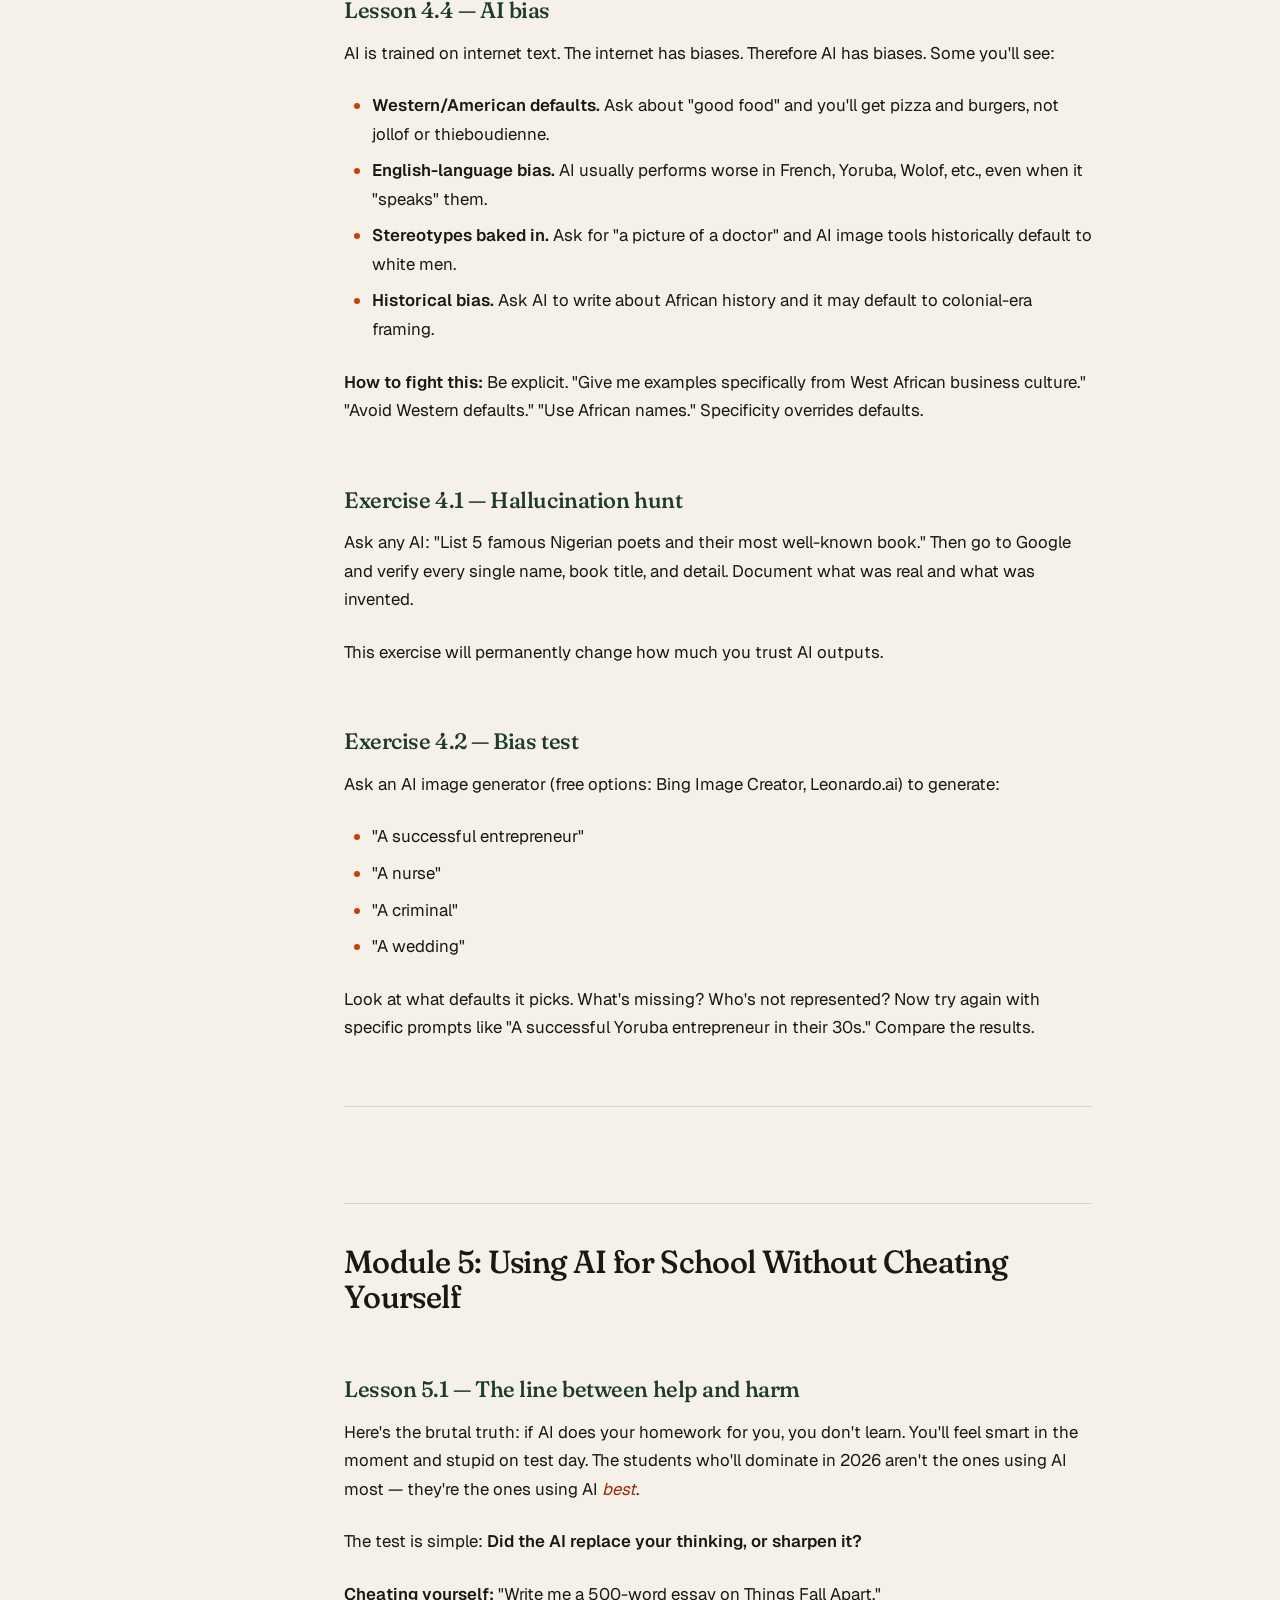
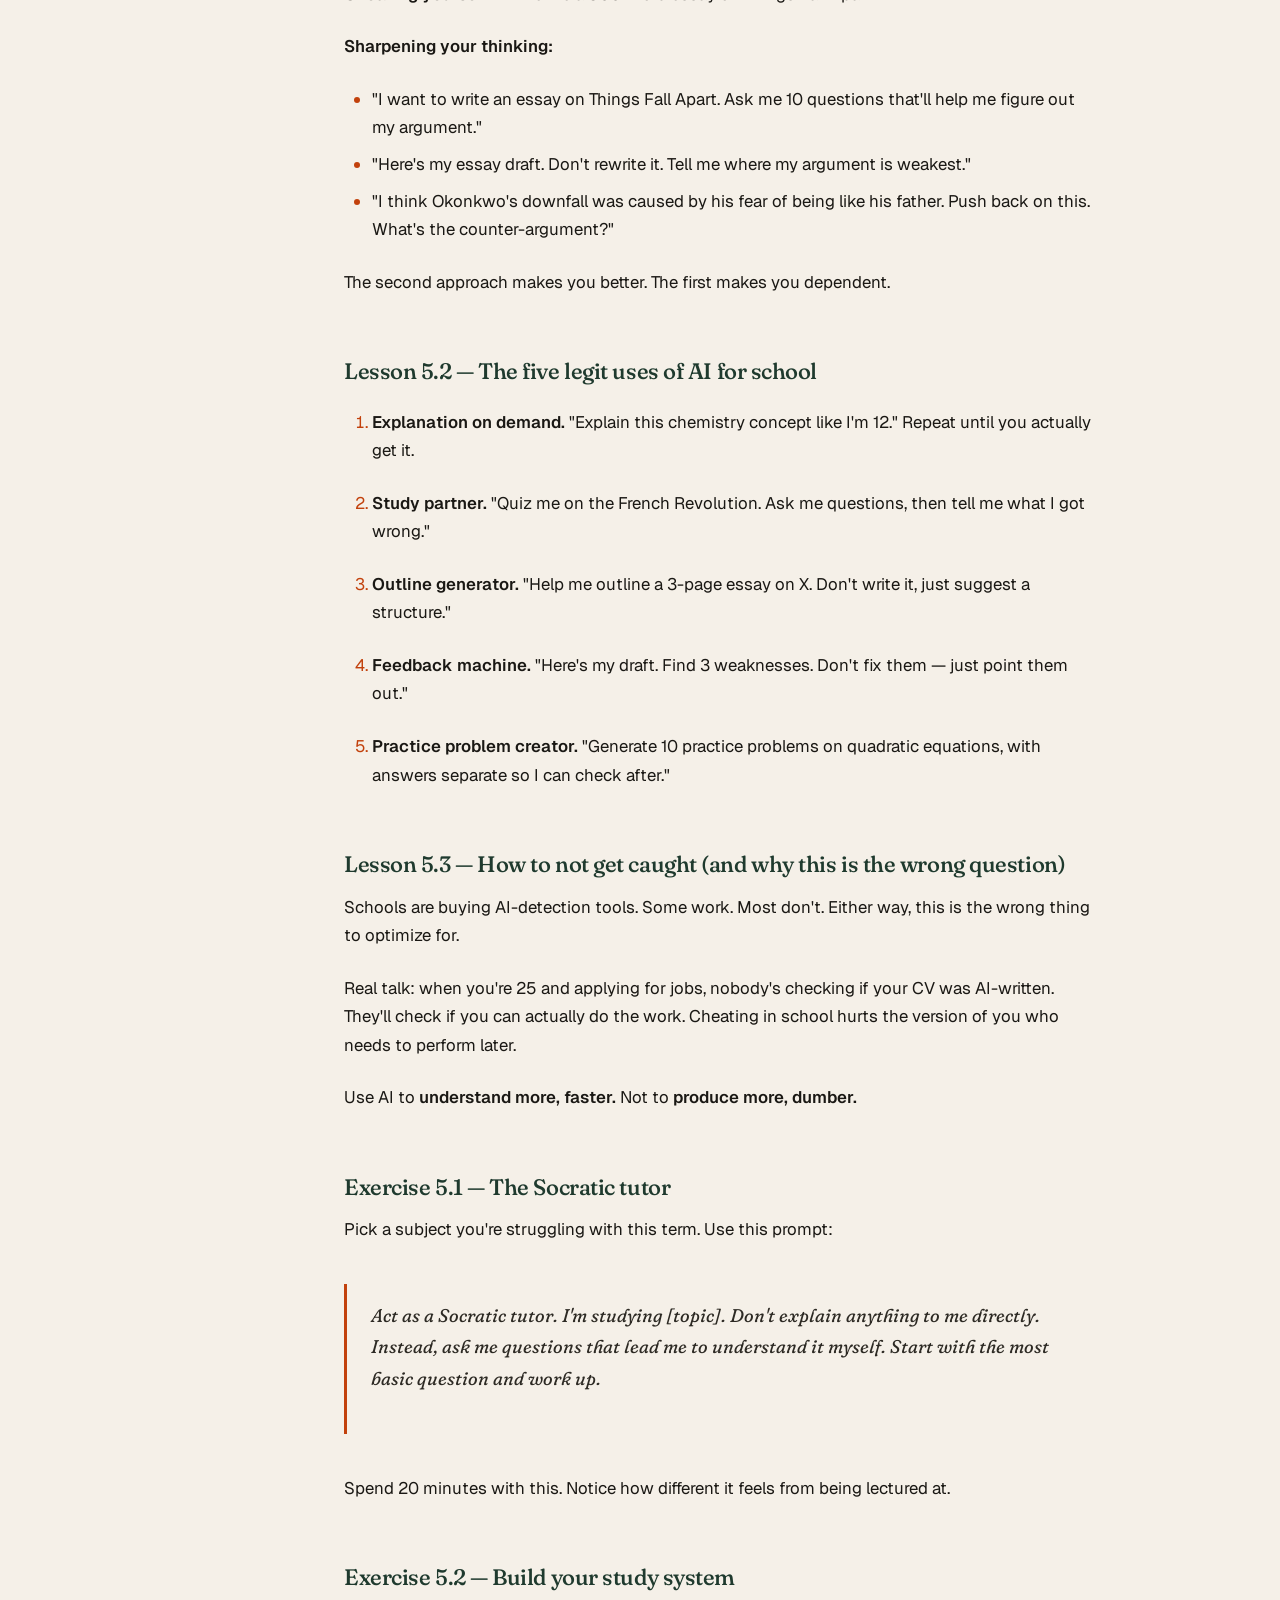
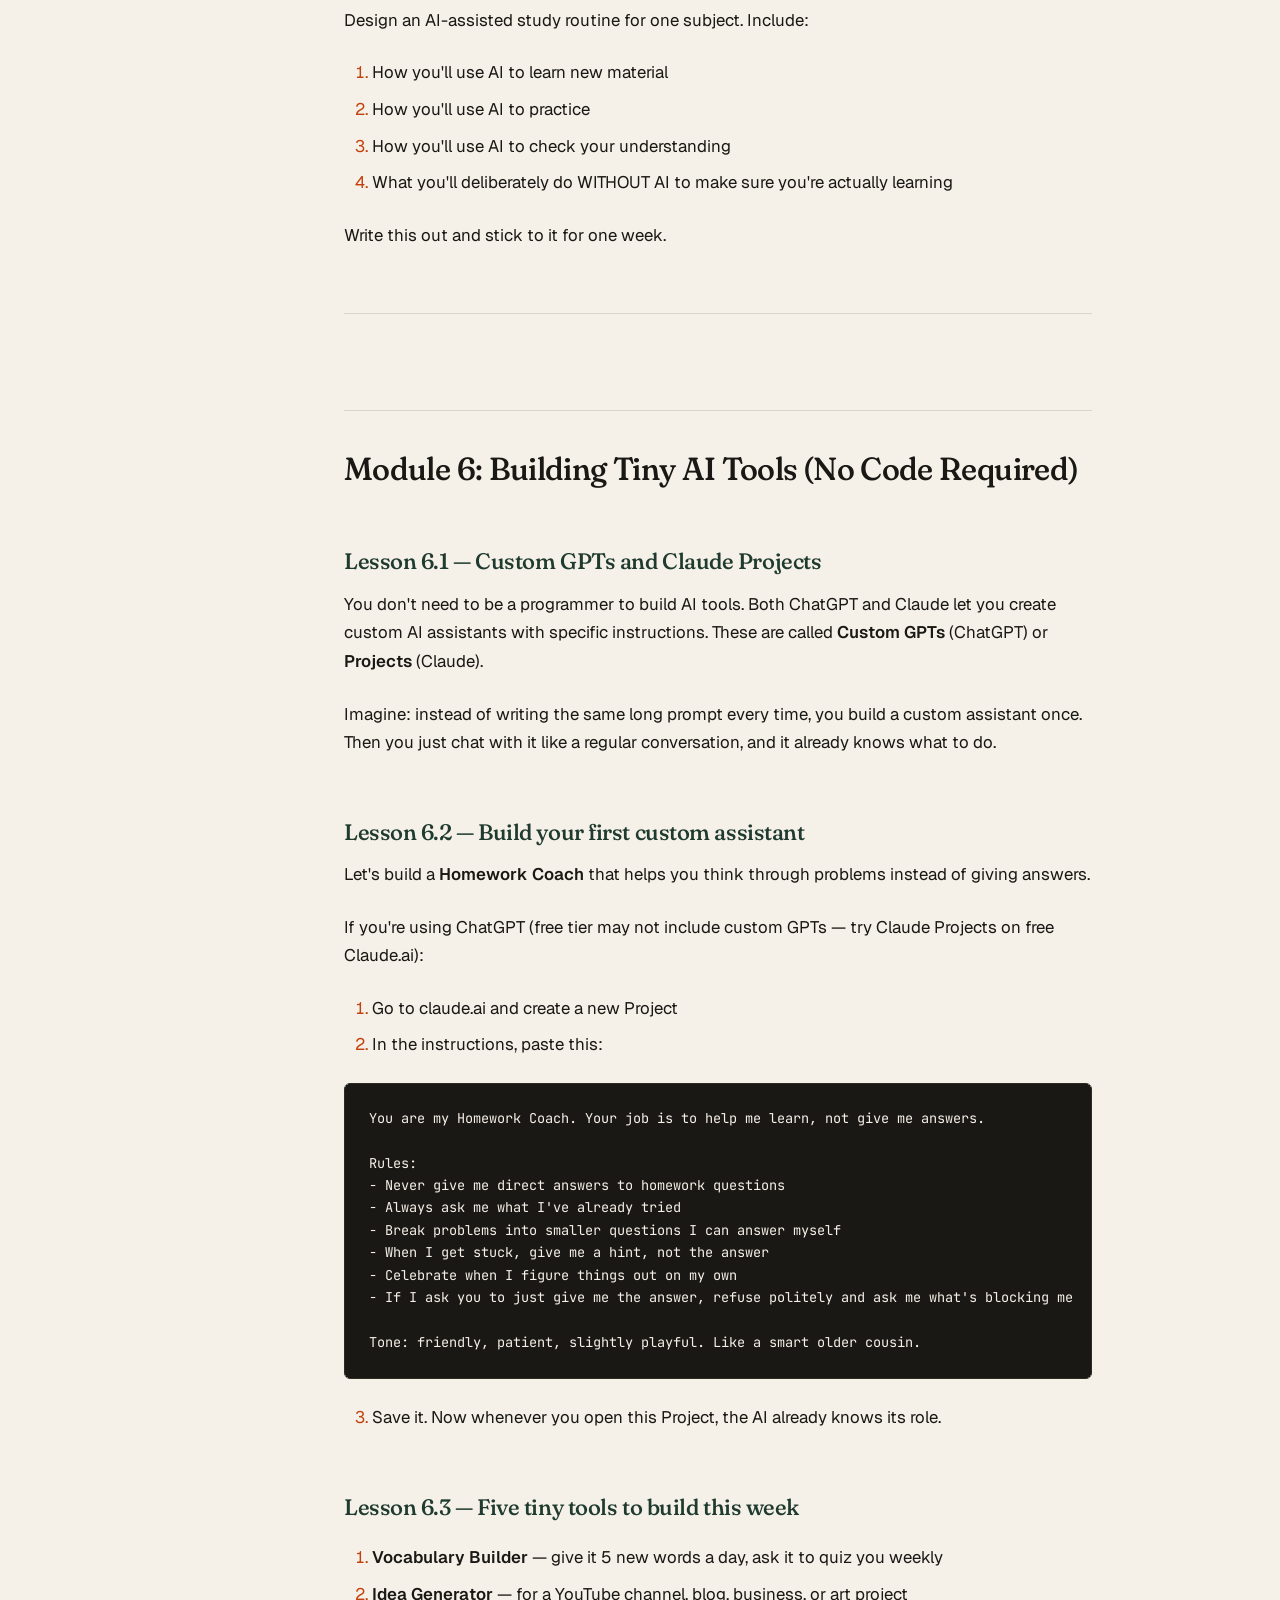
<file: course.html>
<!DOCTYPE html>
<html lang="en">
<head>
  <meta charset="UTF-8">
  <meta name="viewport" content="width=device-width, initial-scale=1.0">
  <title>Course — The Curriculum</title>
  <meta name="description" content="A course in The Curriculum.">
  <link rel="stylesheet" href="style.css">
  <link rel="icon" href="data:image/svg+xml,<svg xmlns=%22http://www.w3.org/2000/svg%22 viewBox=%220 0 100 100%22><text y=%22.9em%22 font-size=%2290%22 font-family=%22serif%22>✦</text></svg>">
</head>
<body class="page-course">

  <!-- NAV -->
  <nav class="nav">
    <div class="nav-inner">
      <a href="index.html" class="nav-brand">
        The Curriculum
        <span class="nav-brand-mark">✦ 2026</span>
      </a>
      <button class="nav-toggle" aria-label="Toggle menu" aria-expanded="false">
        <svg width="24" height="24" viewBox="0 0 24 24" fill="none" stroke="currentColor" stroke-width="2">
          <line x1="3" y1="6" x2="21" y2="6"/>
          <line x1="3" y1="12" x2="21" y2="12"/>
          <line x1="3" y1="18" x2="21" y2="18"/>
        </svg>
      </button>
      <ul class="nav-links">
        <li><a href="index.html" data-i18n="nav.home">Home</a></li>
        <li><a href="courses.html" data-i18n="nav.courses">Courses</a></li>
        <li><a href="about.html" data-i18n="nav.about">About</a></li>
      </ul>
      <button class="lang-toggle" id="lang-toggle" aria-label="Switch language">FR</button>
    </div>
  </nav>

  <!-- COURSE PAGE -->
  <section class="course-page">
    <div class="container">

      <!-- Breadcrumb gets filled by script -->
      <div class="course-breadcrumb"></div>

      <!-- Hero gets filled by script -->
      <div class="course-hero"></div>

      <div class="course-body-wrap">

        <!-- Sidebar TOC -->
        <aside class="course-toc">
          <div class="course-toc-label" data-i18n="course.toc.label">In this course</div>
          <ol class="course-toc-list"></ol>
        </aside>

        <!-- Main content -->
        <article>
          <div class="course-content">
            <div class="loading" data-i18n="course.loading">Loading course</div>
          </div>

          <!-- Prev/next nav -->
          <nav class="course-nav"></nav>
        </article>

      </div>
    </div>
  </section>

  <!-- FOOTER -->
  <footer class="footer">
    <div class="container">
      <div class="footer-grid">
        <div class="footer-brand">
          <h3>The <em>Curriculum</em></h3>
          <p data-i18n="footer.tagline">Ten courses for the decade ahead. Written peer-to-peer for teen learners. Free, always.</p>
        </div>
        <div class="footer-col">
          <h4 data-i18n="footer.navigate">Navigate</h4>
          <ul>
            <li><a href="index.html" data-i18n="footer.home">Home</a></li>
            <li><a href="courses.html" data-i18n="footer.all-courses">All courses</a></li>
            <li><a href="about.html" data-i18n="footer.about">About</a></li>
          </ul>
        </div>
        <div class="footer-col">
          <h4 data-i18n="footer.begin">Begin</h4>
          <ul>
            <li><a href="course.html?id=01" data-i18n="footer.ai">01 · AI Literacy</a></li>
            <li><a href="course.html?id=02" data-i18n="footer.money">02 · Money</a></li>
            <li><a href="course.html?id=09" data-i18n="footer.mental">09 · Mental Health</a></li>
          </ul>
        </div>
      </div>
      <div class="footer-bottom">
        <p data-i18n="footer.copy">© 2026 · Built for the next generation</p>
        <p data-i18n="footer.close">Knowledge compounds.</p>
      </div>
    </div>
  </footer>

  <script src="marked.min.js"></script>
  <script src="script.js?v=2"></script>
</body>
</html>
</file>
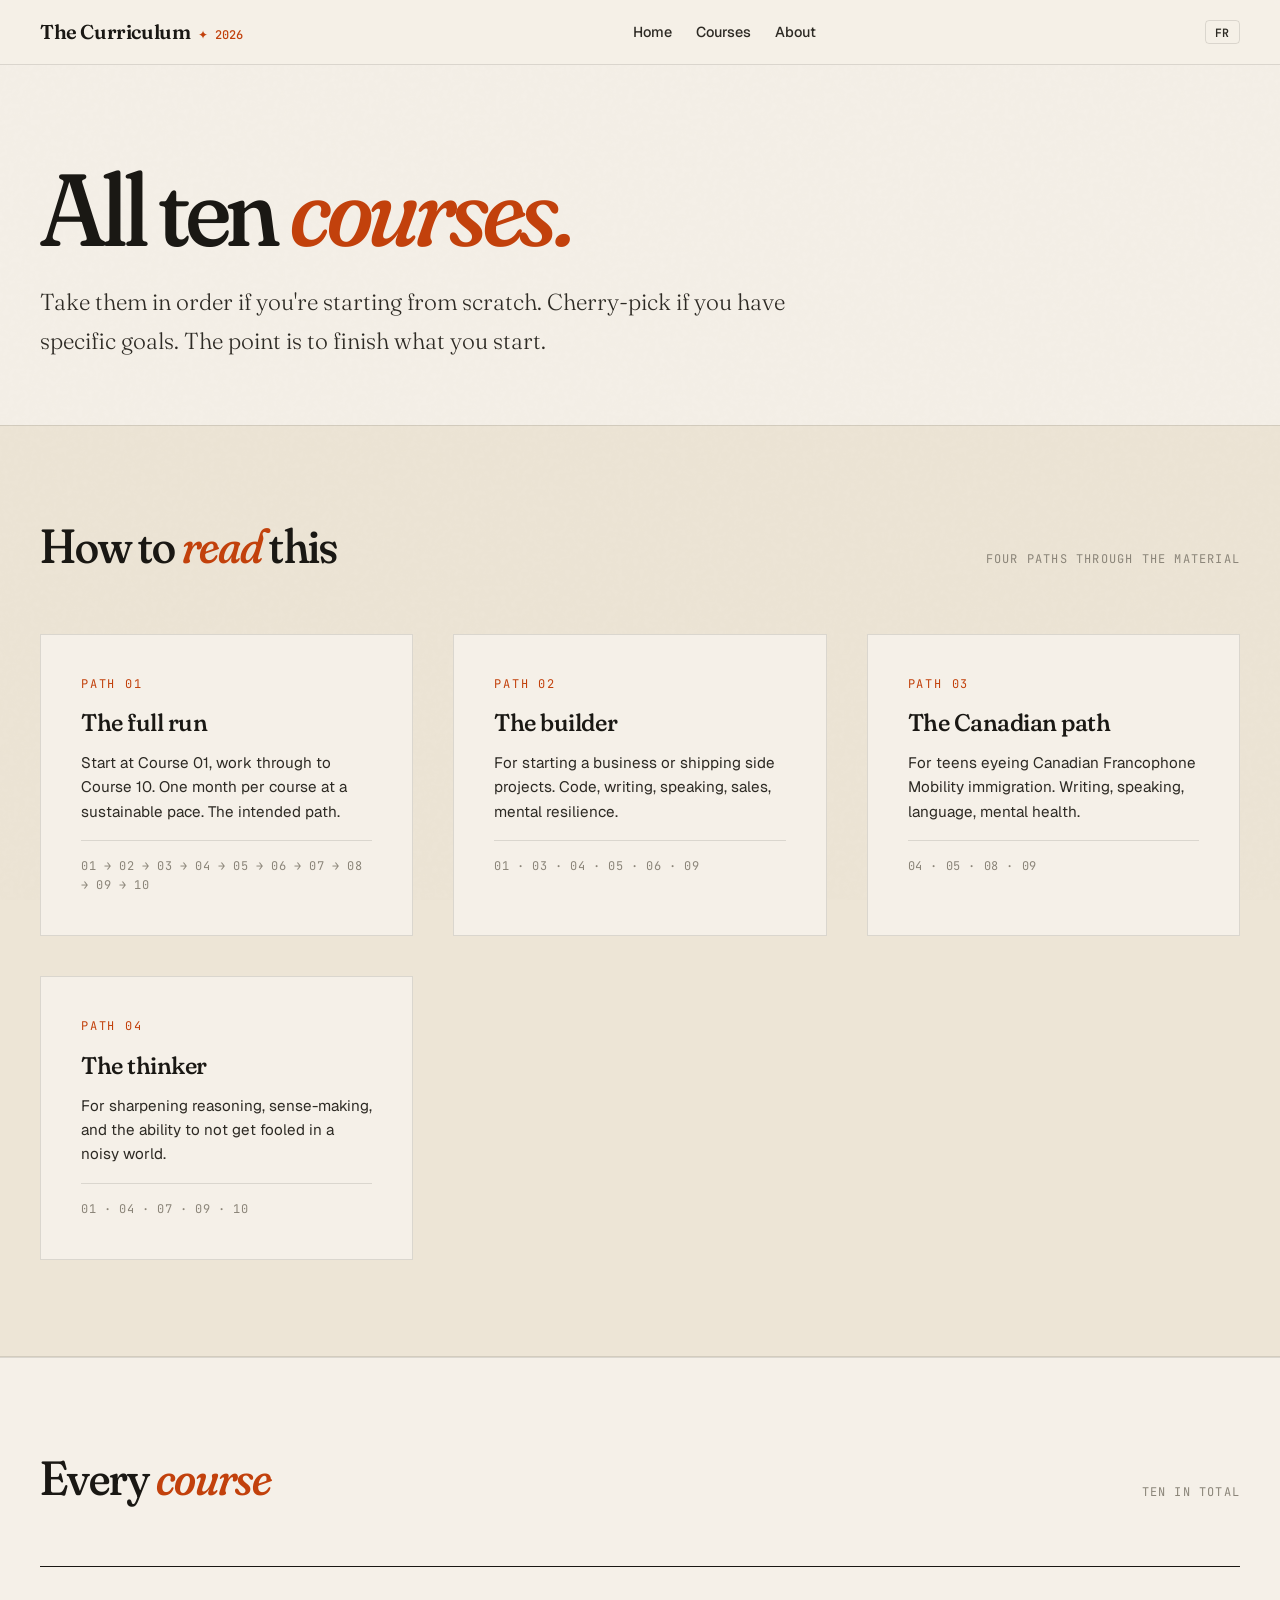
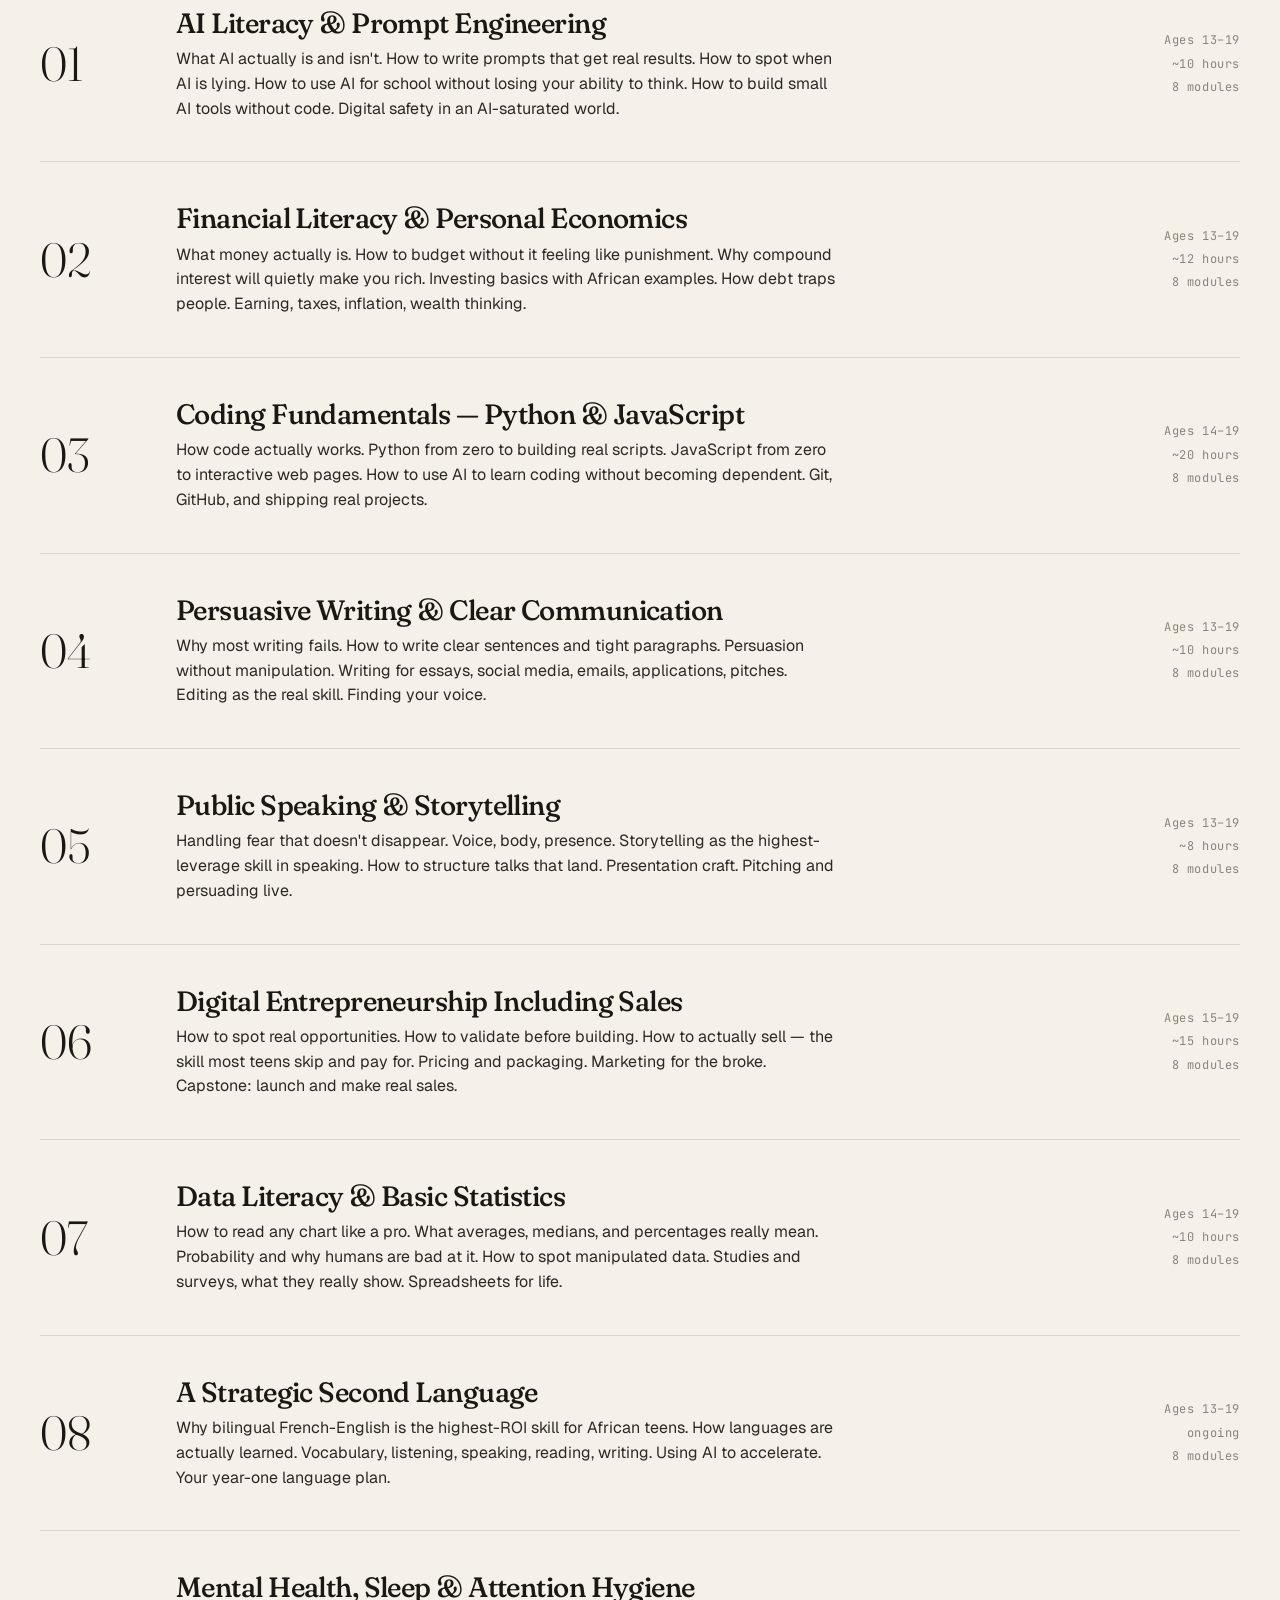
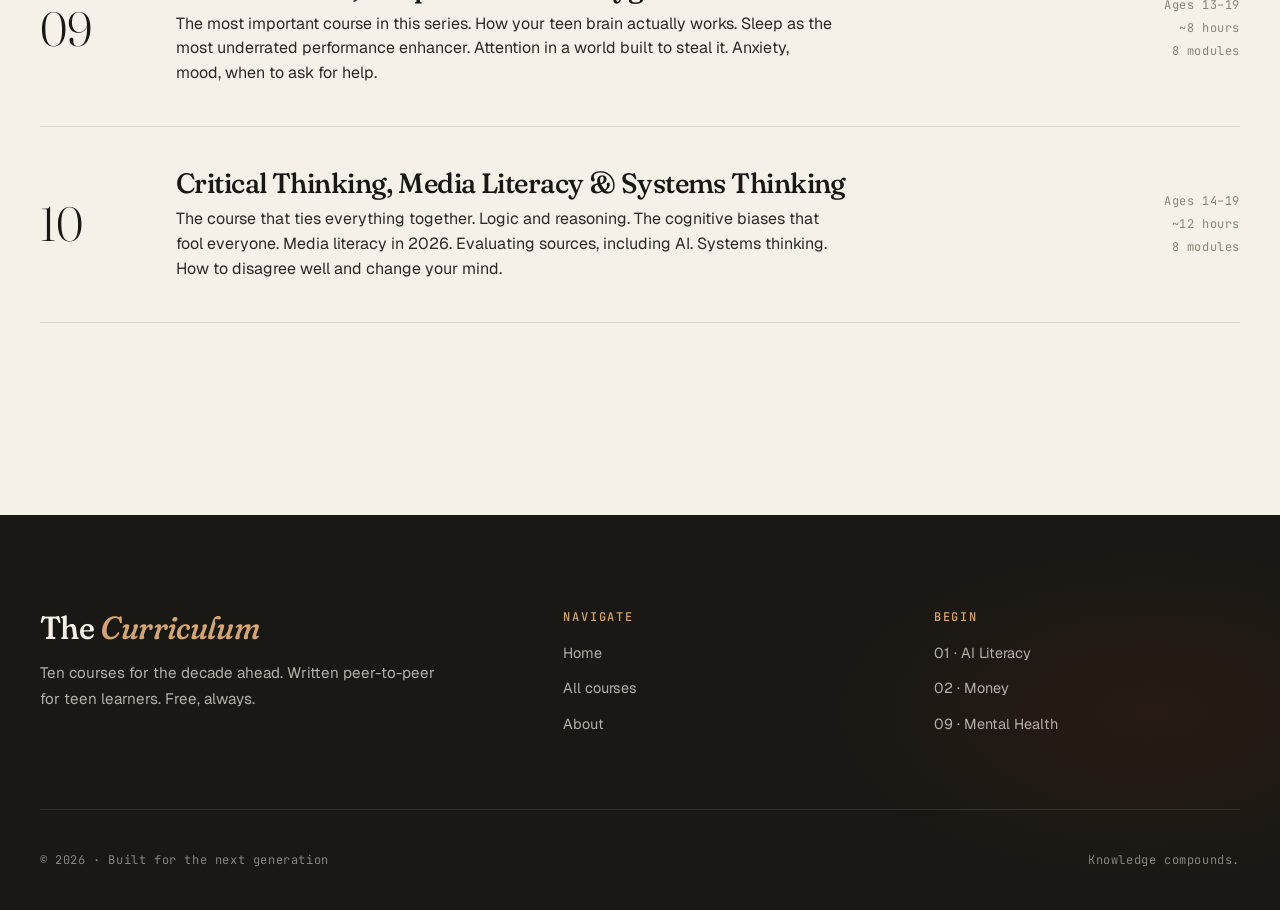
<file: courses.html>
<!DOCTYPE html>
<html lang="en">
<head>
  <meta charset="UTF-8">
  <meta name="viewport" content="width=device-width, initial-scale=1.0">
  <title>All Courses — The Curriculum</title>
  <meta name="description" content="All ten courses in The Curriculum: AI, money, code, writing, speaking, business, data, language, mental health, and critical thinking.">
  <link rel="stylesheet" href="style.css">
  <link rel="icon" href="data:image/svg+xml,<svg xmlns=%22http://www.w3.org/2000/svg%22 viewBox=%220 0 100 100%22><text y=%22.9em%22 font-size=%2290%22 font-family=%22serif%22>✦</text></svg>">
</head>
<body class="page-courses">

  <!-- NAV -->
  <nav class="nav">
    <div class="nav-inner">
      <a href="index.html" class="nav-brand">
        The Curriculum
        <span class="nav-brand-mark">✦ 2026</span>
      </a>
      <button class="nav-toggle" aria-label="Toggle menu" aria-expanded="false">
        <svg width="24" height="24" viewBox="0 0 24 24" fill="none" stroke="currentColor" stroke-width="2">
          <line x1="3" y1="6" x2="21" y2="6"/>
          <line x1="3" y1="12" x2="21" y2="12"/>
          <line x1="3" y1="18" x2="21" y2="18"/>
        </svg>
      </button>
      <ul class="nav-links">
        <li><a href="index.html" data-i18n="nav.home">Home</a></li>
        <li><a href="courses.html" data-i18n="nav.courses">Courses</a></li>
        <li><a href="about.html" data-i18n="nav.about">About</a></li>
      </ul>
      <button class="lang-toggle" id="lang-toggle" aria-label="Switch language">FR</button>
    </div>
  </nav>

  <!-- HERO -->
  <section class="index-hero">
    <div class="container">
      <h1 data-i18n="courses.hero.title">All ten <em>courses.</em></h1>
      <p data-i18n="courses.hero.lede">Take them in order if you're starting from scratch. Cherry-pick if you have specific goals. The point is to finish what you start.</p>
    </div>
  </section>

  <!-- READING PATHS -->
  <section class="paths">
    <div class="container">
      <div class="section-header">
        <h2 class="section-title" data-i18n="courses.paths.title">How to <em>read</em> this</h2>
        <div class="section-meta" data-i18n="courses.paths.meta">Four paths through the material</div>
      </div>
      <div class="paths-grid">
        <div class="path-card reveal">
          <div class="path-card-num" data-i18n="courses.p1.num">PATH 01</div>
          <h3 data-i18n="courses.p1.title">The full run</h3>
          <p data-i18n="courses.p1.desc">Start at Course 01, work through to Course 10. One month per course at a sustainable pace. The intended path.</p>
          <div class="path-card-courses">01 → 02 → 03 → 04 → 05 → 06 → 07 → 08 → 09 → 10</div>
        </div>
        <div class="path-card reveal reveal-delay-1">
          <div class="path-card-num" data-i18n="courses.p2.num">PATH 02</div>
          <h3 data-i18n="courses.p2.title">The builder</h3>
          <p data-i18n="courses.p2.desc">For starting a business or shipping side projects. Code, writing, speaking, sales, mental resilience.</p>
          <div class="path-card-courses">01 · 03 · 04 · 05 · 06 · 09</div>
        </div>
        <div class="path-card reveal reveal-delay-2">
          <div class="path-card-num" data-i18n="courses.p3.num">PATH 03</div>
          <h3 data-i18n="courses.p3.title">The Canadian path</h3>
          <p data-i18n="courses.p3.desc">For teens eyeing Canadian Francophone Mobility immigration. Writing, speaking, language, mental health.</p>
          <div class="path-card-courses">04 · 05 · 08 · 09</div>
        </div>
        <div class="path-card reveal reveal-delay-3">
          <div class="path-card-num" data-i18n="courses.p4.num">PATH 04</div>
          <h3 data-i18n="courses.p4.title">The thinker</h3>
          <p data-i18n="courses.p4.desc">For sharpening reasoning, sense-making, and the ability to not get fooled in a noisy world.</p>
          <div class="path-card-courses">01 · 04 · 07 · 09 · 10</div>
        </div>
      </div>
    </div>
  </section>

  <!-- ALL COURSES -->
  <section class="courses-section">
    <div class="container">
      <div class="section-header">
        <h2 class="section-title" data-i18n="courses.all.title">Every <em>course</em></h2>
        <div class="section-meta" data-i18n="courses.all.meta">Ten in total</div>
      </div>
      <div class="course-list" data-courses="all"></div>
    </div>
  </section>

  <!-- FOOTER -->
  <footer class="footer">
    <div class="container">
      <div class="footer-grid">
        <div class="footer-brand">
          <h3>The <em>Curriculum</em></h3>
          <p data-i18n="footer.tagline">Ten courses for the decade ahead. Written peer-to-peer for teen learners. Free, always.</p>
        </div>
        <div class="footer-col">
          <h4 data-i18n="footer.navigate">Navigate</h4>
          <ul>
            <li><a href="index.html" data-i18n="footer.home">Home</a></li>
            <li><a href="courses.html" data-i18n="footer.all-courses">All courses</a></li>
            <li><a href="about.html" data-i18n="footer.about">About</a></li>
          </ul>
        </div>
        <div class="footer-col">
          <h4 data-i18n="footer.begin">Begin</h4>
          <ul>
            <li><a href="course.html?id=01" data-i18n="footer.ai">01 · AI Literacy</a></li>
            <li><a href="course.html?id=02" data-i18n="footer.money">02 · Money</a></li>
            <li><a href="course.html?id=09" data-i18n="footer.mental">09 · Mental Health</a></li>
          </ul>
        </div>
      </div>
      <div class="footer-bottom">
        <p data-i18n="footer.copy">© 2026 · Built for the next generation</p>
        <p data-i18n="footer.close">Knowledge compounds.</p>
      </div>
    </div>
  </footer>

  <script src="marked.min.js"></script>
  <script src="script.js?v=2"></script>
</body>
</html>
</file>
<file: style.css>
/* =========================================================
   THE CURRICULUM — Editorial magazine stylesheet
   Built for Frederic's nieces and nephews
   ========================================================= */

@import url('https://fonts.googleapis.com/css2?family=Fraunces:opsz,wght,SOFT,WONK@9..144,300..900,30..100,0..1&family=Geist:wght@100..900&family=JetBrains+Mono:wght@400;500;600&display=swap');

:root {
  /* Palette — warm, editorial, African-without-kitsch */
  --cream: #F5F0E8;
  --cream-deep: #EDE5D6;
  --ink: #1A1814;
  --ink-soft: #2D2A24;
  --terracotta: #C2410C;
  --terracotta-deep: #9A2D08;
  --forest: #1F3A2E;
  --forest-light: #2C5443;
  --gold: #D4A574;
  --gold-deep: #B8895A;
  --muted: #8B8579;
  --rule: rgba(26, 24, 20, 0.12);
  
  /* Typography */
  --display: 'Fraunces', Georgia, serif;
  --body: 'Geist', -apple-system, BlinkMacSystemFont, sans-serif;
  --mono: 'JetBrains Mono', 'SF Mono', monospace;
  
  /* Spacing scale */
  --space-xs: 0.5rem;
  --space-sm: 1rem;
  --space-md: 1.5rem;
  --space-lg: 2.5rem;
  --space-xl: 4rem;
  --space-2xl: 6rem;
  --space-3xl: 9rem;
  
  /* Containers */
  --container: 1280px;
  --container-narrow: 720px;
  --container-wide: 1440px;
}

/* Reset & base */
*, *::before, *::after { box-sizing: border-box; }
* { margin: 0; padding: 0; }

html {
  scroll-behavior: smooth;
  -webkit-font-smoothing: antialiased;
  -moz-osx-font-smoothing: grayscale;
  text-rendering: optimizeLegibility;
}

body {
  font-family: var(--body);
  font-weight: 400;
  background: var(--cream);
  color: var(--ink);
  line-height: 1.6;
  font-size: 17px;
  overflow-x: hidden;
  min-height: 100vh;
}

/* Subtle paper-grain texture overlay on the whole site */
body::before {
  content: '';
  position: fixed;
  inset: 0;
  pointer-events: none;
  z-index: 1;
  opacity: 0.4;
  background-image: url("data:image/svg+xml,%3Csvg viewBox='0 0 200 200' xmlns='http://www.w3.org/2000/svg'%3E%3Cfilter id='n'%3E%3CfeTurbulence type='fractalNoise' baseFrequency='0.85' numOctaves='2' stitchTiles='stitch'/%3E%3CfeColorMatrix values='0 0 0 0 0.1 0 0 0 0 0.1 0 0 0 0 0.08 0 0 0 0.05 0'/%3E%3C/filter%3E%3Crect width='100%25' height='100%25' filter='url(%23n)'/%3E%3C/svg%3E");
  mix-blend-mode: multiply;
}

/* Typography primitives */
h1, h2, h3, h4, h5, h6 {
  font-family: var(--display);
  font-weight: 500;
  line-height: 1.05;
  letter-spacing: -0.02em;
  color: var(--ink);
  font-variation-settings: "opsz" 96, "SOFT" 30, "WONK" 0;
}

p { line-height: 1.7; }
a { color: inherit; text-decoration: none; transition: color 0.2s; }

/* Layout */
.container {
  max-width: var(--container);
  margin: 0 auto;
  padding: 0 var(--space-lg);
  position: relative;
  z-index: 2;
}

.container-narrow {
  max-width: var(--container-narrow);
  margin: 0 auto;
  padding: 0 var(--space-lg);
  position: relative;
  z-index: 2;
}

.container-wide {
  max-width: var(--container-wide);
  margin: 0 auto;
  padding: 0 var(--space-lg);
  position: relative;
  z-index: 2;
}

/* =========================================================
   NAVIGATION
   ========================================================= */

.nav {
  position: sticky;
  top: 0;
  z-index: 100;
  background: rgba(245, 240, 232, 0.85);
  backdrop-filter: blur(20px) saturate(150%);
  -webkit-backdrop-filter: blur(20px) saturate(150%);
  border-bottom: 1px solid var(--rule);
}

.nav-inner {
  max-width: var(--container-wide);
  margin: 0 auto;
  padding: var(--space-sm) var(--space-lg);
  display: flex;
  align-items: center;
  justify-content: space-between;
  gap: var(--space-lg);
}

.nav-brand {
  font-family: var(--display);
  font-size: 1.25rem;
  font-weight: 600;
  letter-spacing: -0.02em;
  color: var(--ink);
  font-variation-settings: "opsz" 14;
  display: flex;
  align-items: baseline;
  gap: 0.5rem;
}

.nav-brand-mark {
  font-family: var(--mono);
  font-size: 0.75rem;
  color: var(--terracotta);
  font-weight: 500;
  letter-spacing: 0;
}

.nav-links {
  display: flex;
  gap: var(--space-md);
  align-items: center;
  list-style: none;
}

.nav-links a {
  font-size: 0.9rem;
  font-weight: 500;
  color: var(--ink-soft);
  position: relative;
  padding: 0.25rem 0;
  transition: color 0.2s;
}

.nav-links a::after {
  content: '';
  position: absolute;
  left: 0;
  right: 0;
  bottom: -2px;
  height: 1px;
  background: var(--terracotta);
  transform: scaleX(0);
  transform-origin: left;
  transition: transform 0.3s cubic-bezier(0.16, 1, 0.3, 1);
}

.nav-links a:hover {
  color: var(--terracotta);
}

.nav-links a:hover::after {
  transform: scaleX(1);
}

.nav-toggle {
  display: none;
  background: none;
  border: none;
  cursor: pointer;
  padding: var(--space-xs);
  color: var(--ink);
}

.lang-toggle {
  background: none;
  border: 1px solid var(--rule);
  border-radius: 4px;
  cursor: pointer;
  padding: 0.2rem 0.55rem;
  font-family: var(--mono);
  font-size: 0.72rem;
  font-weight: 600;
  letter-spacing: 0.06em;
  color: var(--ink-soft);
  transition: border-color 0.2s, color 0.2s;
  flex-shrink: 0;
}

.lang-toggle:hover {
  border-color: var(--terracotta);
  color: var(--terracotta);
}

/* =========================================================
   HOME — HERO
   ========================================================= */

.hero {
  padding: var(--space-3xl) 0 var(--space-2xl);
  position: relative;
  overflow: hidden;
}

.hero-eyebrow {
  font-family: var(--mono);
  font-size: 0.75rem;
  text-transform: uppercase;
  letter-spacing: 0.15em;
  color: var(--terracotta);
  margin-bottom: var(--space-md);
  display: flex;
  align-items: center;
  gap: var(--space-xs);
  opacity: 0;
  animation: fadeUp 0.8s ease-out 0.1s forwards;
}

.hero-eyebrow::before {
  content: '';
  width: 32px;
  height: 1px;
  background: var(--terracotta);
}

.hero-title {
  font-size: clamp(3rem, 9vw, 8.5rem);
  line-height: 0.95;
  letter-spacing: -0.04em;
  font-weight: 400;
  font-variation-settings: "opsz" 144, "SOFT" 100, "WONK" 1;
  margin-bottom: var(--space-lg);
  opacity: 0;
  animation: fadeUp 1s ease-out 0.2s forwards;
}

.hero-title em {
  font-style: italic;
  color: var(--terracotta);
  font-variation-settings: "opsz" 144, "SOFT" 100, "WONK" 1;
}

.hero-lede {
  font-family: var(--display);
  font-size: clamp(1.25rem, 2.2vw, 1.75rem);
  font-weight: 300;
  line-height: 1.35;
  max-width: 50ch;
  color: var(--ink-soft);
  margin-bottom: var(--space-xl);
  opacity: 0;
  animation: fadeUp 1s ease-out 0.4s forwards;
  font-variation-settings: "opsz" 36;
}

.hero-meta {
  display: flex;
  gap: var(--space-xl);
  flex-wrap: wrap;
  padding-top: var(--space-lg);
  border-top: 1px solid var(--rule);
  opacity: 0;
  animation: fadeUp 1s ease-out 0.6s forwards;
}

.hero-meta-item {
  display: flex;
  flex-direction: column;
  gap: 0.25rem;
}

.hero-meta-num {
  font-family: var(--display);
  font-size: 2.5rem;
  font-weight: 400;
  color: var(--ink);
  line-height: 1;
  font-variation-settings: "opsz" 96, "WONK" 1;
}

.hero-meta-label {
  font-family: var(--mono);
  font-size: 0.7rem;
  text-transform: uppercase;
  letter-spacing: 0.1em;
  color: var(--muted);
}

/* =========================================================
   INTRO BAND (the editorial pull-quote band)
   ========================================================= */

.intro-band {
  background: var(--ink);
  color: var(--cream);
  padding: var(--space-2xl) 0;
  position: relative;
  overflow: hidden;
}

.intro-band::before {
  content: '';
  position: absolute;
  top: -50%;
  right: -10%;
  width: 60%;
  height: 200%;
  background: radial-gradient(ellipse at center, rgba(212, 165, 116, 0.15), transparent 60%);
  pointer-events: none;
}

.intro-band-content {
  position: relative;
  z-index: 2;
}

.intro-band-mark {
  font-family: var(--mono);
  font-size: 0.75rem;
  letter-spacing: 0.15em;
  text-transform: uppercase;
  color: var(--gold);
  margin-bottom: var(--space-md);
}

.intro-band-text {
  font-family: var(--display);
  font-size: clamp(1.5rem, 3.5vw, 2.75rem);
  line-height: 1.25;
  font-weight: 300;
  max-width: 24ch;
  font-variation-settings: "opsz" 96, "SOFT" 80;
}

.intro-band-text em {
  color: var(--gold);
  font-style: italic;
}

/* =========================================================
   FEATURED COURSE (editorial spotlight)
   ========================================================= */

.featured {
  padding: var(--space-2xl) 0;
}

.featured-label {
  font-family: var(--mono);
  font-size: 0.75rem;
  letter-spacing: 0.15em;
  text-transform: uppercase;
  color: var(--terracotta);
  margin-bottom: var(--space-md);
  display: flex;
  align-items: center;
  gap: var(--space-xs);
}

.featured-label::before {
  content: '';
  width: 24px;
  height: 1px;
  background: var(--terracotta);
}

.featured-grid {
  display: grid;
  grid-template-columns: 1fr 1.2fr;
  gap: var(--space-2xl);
  align-items: end;
}

.featured-num {
  font-family: var(--display);
  font-size: clamp(8rem, 18vw, 16rem);
  line-height: 0.85;
  font-weight: 300;
  font-variation-settings: "opsz" 144, "WONK" 1;
  color: var(--ink);
  letter-spacing: -0.06em;
}

.featured-num em {
  font-style: italic;
  color: var(--terracotta);
}

.featured-content h2 {
  font-size: clamp(2rem, 4.5vw, 3.5rem);
  margin-bottom: var(--space-md);
  line-height: 1.05;
  font-variation-settings: "opsz" 96, "SOFT" 80;
}

.featured-content h2 em {
  font-style: italic;
  font-variation-settings: "opsz" 96, "SOFT" 100, "WONK" 1;
}

.featured-content p {
  font-size: 1.1rem;
  color: var(--ink-soft);
  margin-bottom: var(--space-md);
  max-width: 50ch;
}

.featured-cta {
  display: inline-flex;
  align-items: center;
  gap: var(--space-sm);
  font-family: var(--mono);
  font-size: 0.85rem;
  letter-spacing: 0.1em;
  text-transform: uppercase;
  color: var(--ink);
  padding: var(--space-sm) var(--space-md) var(--space-sm) 0;
  border-bottom: 1px solid var(--ink);
  margin-top: var(--space-md);
  transition: all 0.3s cubic-bezier(0.16, 1, 0.3, 1);
}

.featured-cta-arrow {
  display: inline-block;
  transition: transform 0.3s cubic-bezier(0.16, 1, 0.3, 1);
}

.featured-cta:hover {
  color: var(--terracotta);
  border-bottom-color: var(--terracotta);
}

.featured-cta:hover .featured-cta-arrow {
  transform: translateX(6px);
}

/* =========================================================
   COURSE INDEX (the main list)
   ========================================================= */

.courses-section {
  padding: var(--space-2xl) 0;
  border-top: 1px solid var(--rule);
}

.section-header {
  display: flex;
  justify-content: space-between;
  align-items: flex-end;
  margin-bottom: var(--space-xl);
  flex-wrap: wrap;
  gap: var(--space-md);
}

.section-title {
  font-size: clamp(2rem, 4vw, 3rem);
  line-height: 1;
  font-variation-settings: "opsz" 96, "SOFT" 80, "WONK" 1;
}

.section-title em {
  font-style: italic;
  color: var(--terracotta);
}

.section-meta {
  font-family: var(--mono);
  font-size: 0.75rem;
  letter-spacing: 0.1em;
  text-transform: uppercase;
  color: var(--muted);
}

.course-list {
  list-style: none;
  border-top: 1px solid var(--ink);
}

.course-row {
  border-bottom: 1px solid var(--rule);
  display: block;
  padding: var(--space-lg) 0;
  display: grid;
  grid-template-columns: 6rem 1fr auto;
  gap: var(--space-lg);
  align-items: center;
  color: var(--ink);
  transition: background 0.3s, padding 0.3s;
  position: relative;
}

.course-row:hover {
  padding-left: var(--space-md);
  padding-right: var(--space-md);
}

.course-row::after {
  content: '';
  position: absolute;
  inset: 0;
  background: linear-gradient(90deg, var(--terracotta), transparent);
  opacity: 0;
  transition: opacity 0.4s;
  z-index: -1;
  border-radius: 4px;
}

.course-row:hover::after {
  opacity: 0.04;
}

.course-row-num {
  font-family: var(--display);
  font-size: 3rem;
  font-weight: 300;
  line-height: 1;
  color: var(--ink);
  font-variation-settings: "opsz" 96, "WONK" 1;
  transition: color 0.3s, transform 0.3s;
}

.course-row:hover .course-row-num {
  color: var(--terracotta);
  transform: translateX(-4px);
}

.course-row-body h3 {
  font-size: clamp(1.25rem, 2.2vw, 1.75rem);
  line-height: 1.15;
  margin-bottom: 0.5rem;
  font-variation-settings: "opsz" 36, "SOFT" 60;
}

.course-row:hover .course-row-body h3 {
  font-style: italic;
  font-variation-settings: "opsz" 36, "SOFT" 80, "WONK" 1;
}

.course-row-body p {
  color: var(--ink-soft);
  font-size: 1rem;
  max-width: 60ch;
  line-height: 1.55;
}

.course-row-meta {
  font-family: var(--mono);
  font-size: 0.75rem;
  letter-spacing: 0.05em;
  color: var(--muted);
  text-align: right;
  white-space: nowrap;
}

.course-row-meta-line {
  display: block;
}

.course-row-meta-line + .course-row-meta-line {
  margin-top: 0.25rem;
}

/* =========================================================
   COURSES INDEX PAGE
   ========================================================= */

.index-hero {
  padding: var(--space-2xl) 0 var(--space-xl);
}

.index-hero h1 {
  font-size: clamp(3rem, 8vw, 7rem);
  line-height: 0.95;
  letter-spacing: -0.04em;
  margin-bottom: var(--space-md);
  font-variation-settings: "opsz" 144, "SOFT" 80, "WONK" 1;
}

.index-hero h1 em {
  font-style: italic;
  color: var(--terracotta);
}

.index-hero p {
  font-family: var(--display);
  font-size: clamp(1.1rem, 1.8vw, 1.5rem);
  font-weight: 300;
  max-width: 55ch;
  color: var(--ink-soft);
  font-variation-settings: "opsz" 36;
}

/* Paths section — how to use the curriculum */
.paths {
  padding: var(--space-2xl) 0;
  background: var(--cream-deep);
  border-top: 1px solid var(--rule);
  border-bottom: 1px solid var(--rule);
}

.paths-grid {
  display: grid;
  grid-template-columns: repeat(auto-fit, minmax(280px, 1fr));
  gap: var(--space-lg);
  margin-top: var(--space-xl);
}

.path-card {
  padding: var(--space-lg);
  background: var(--cream);
  border: 1px solid var(--rule);
  transition: all 0.4s cubic-bezier(0.16, 1, 0.3, 1);
  position: relative;
  overflow: hidden;
}

.path-card:hover {
  transform: translateY(-4px);
  border-color: var(--terracotta);
  box-shadow: 0 24px 48px -16px rgba(26, 24, 20, 0.12);
}

.path-card-num {
  font-family: var(--mono);
  font-size: 0.75rem;
  color: var(--terracotta);
  letter-spacing: 0.15em;
  margin-bottom: var(--space-sm);
}

.path-card h3 {
  font-size: 1.5rem;
  margin-bottom: var(--space-sm);
  font-variation-settings: "opsz" 36, "SOFT" 80;
}

.path-card p {
  color: var(--ink-soft);
  font-size: 0.95rem;
  line-height: 1.6;
  margin-bottom: var(--space-sm);
}

.path-card-courses {
  font-family: var(--mono);
  font-size: 0.75rem;
  color: var(--muted);
  letter-spacing: 0.05em;
  padding-top: var(--space-sm);
  border-top: 1px solid var(--rule);
}

/* =========================================================
   COURSE PAGE (the actual readable course)
   ========================================================= */

.course-page {
  padding: var(--space-xl) 0 var(--space-2xl);
}

.course-breadcrumb {
  font-family: var(--mono);
  font-size: 0.8rem;
  letter-spacing: 0.05em;
  color: var(--muted);
  margin-bottom: var(--space-lg);
  display: flex;
  align-items: center;
  gap: var(--space-xs);
}

.course-breadcrumb a {
  color: var(--ink-soft);
  transition: color 0.2s;
}

.course-breadcrumb a:hover {
  color: var(--terracotta);
}

.course-breadcrumb-sep {
  color: var(--muted);
}

.course-hero {
  padding-bottom: var(--space-xl);
  border-bottom: 1px solid var(--rule);
  margin-bottom: var(--space-xl);
  display: grid;
  grid-template-columns: 1fr 2.5fr;
  gap: var(--space-xl);
  align-items: end;
}

.course-hero-num {
  font-family: var(--display);
  font-size: clamp(6rem, 14vw, 12rem);
  line-height: 0.85;
  font-weight: 300;
  color: var(--ink);
  font-variation-settings: "opsz" 144, "WONK" 1;
  letter-spacing: -0.06em;
}

.course-hero-num em {
  font-style: italic;
  color: var(--terracotta);
}

.course-hero-content h1 {
  font-size: clamp(2rem, 5vw, 4rem);
  line-height: 1;
  margin-bottom: var(--space-md);
  font-variation-settings: "opsz" 96, "SOFT" 80;
}

.course-hero-content h1 em {
  font-style: italic;
  font-variation-settings: "opsz" 96, "SOFT" 100, "WONK" 1;
}

.course-hero-meta {
  font-family: var(--mono);
  font-size: 0.8rem;
  color: var(--terracotta);
  letter-spacing: 0.1em;
  text-transform: uppercase;
}

/* Reading area + sidebar */
.course-body-wrap {
  display: grid;
  grid-template-columns: 240px 1fr;
  gap: var(--space-xl);
  align-items: start;
}

.course-toc {
  position: sticky;
  top: 96px;
  font-size: 0.85rem;
}

.course-toc-label {
  font-family: var(--mono);
  font-size: 0.7rem;
  letter-spacing: 0.15em;
  text-transform: uppercase;
  color: var(--muted);
  margin-bottom: var(--space-sm);
  padding-bottom: var(--space-xs);
  border-bottom: 1px solid var(--rule);
}

.course-toc ol {
  list-style: none;
  counter-reset: toc;
}

.course-toc li {
  counter-increment: toc;
  margin-bottom: 0.5rem;
  position: relative;
  padding-left: 1.75rem;
}

.course-toc li::before {
  content: counter(toc, decimal-leading-zero);
  position: absolute;
  left: 0;
  top: 0.1em;
  font-family: var(--mono);
  font-size: 0.65rem;
  color: var(--muted);
  letter-spacing: 0;
}

.course-toc a {
  color: var(--ink-soft);
  transition: color 0.2s;
  line-height: 1.4;
  display: inline-block;
}

.course-toc a:hover {
  color: var(--terracotta);
}

.course-toc a.active {
  color: var(--terracotta);
  font-weight: 500;
}

/* The actual course markdown content */
.course-content {
  max-width: 68ch;
  font-size: 1.05rem;
  line-height: 1.75;
}

.course-content > p:first-of-type {
  font-family: var(--display);
  font-size: 1.4rem;
  font-weight: 300;
  line-height: 1.45;
  color: var(--ink-soft);
  margin-bottom: var(--space-lg);
  font-variation-settings: "opsz" 36;
}

.course-content h1 { display: none; } /* the h1 is in the hero */

.course-content h2 {
  font-size: 2rem;
  margin-top: var(--space-2xl);
  margin-bottom: var(--space-md);
  line-height: 1.1;
  font-variation-settings: "opsz" 60, "SOFT" 80;
  padding-top: var(--space-lg);
  border-top: 1px solid var(--rule);
  scroll-margin-top: 96px;
}

.course-content h2:first-of-type {
  border-top: none;
  padding-top: 0;
}

.course-content h2 em {
  font-style: italic;
  color: var(--terracotta);
  font-variation-settings: "opsz" 60, "SOFT" 100, "WONK" 1;
}

.course-content h3 {
  font-size: 1.4rem;
  margin-top: var(--space-xl);
  margin-bottom: var(--space-sm);
  font-variation-settings: "opsz" 36, "SOFT" 60;
  color: var(--forest);
}

.course-content h4 {
  font-size: 1.1rem;
  margin-top: var(--space-lg);
  margin-bottom: var(--space-sm);
  font-family: var(--body);
  font-weight: 600;
  color: var(--ink);
  text-transform: none;
  letter-spacing: -0.01em;
}

.course-content p {
  margin-bottom: var(--space-md);
}

.course-content p + h3,
.course-content p + h4 {
  margin-top: var(--space-xl);
}

.course-content strong {
  font-weight: 600;
  color: var(--ink);
}

.course-content em {
  font-style: italic;
  color: var(--terracotta-deep);
}

.course-content ul,
.course-content ol {
  margin: var(--space-md) 0;
  padding-left: 1.75rem;
}

.course-content li {
  margin-bottom: 0.5rem;
  line-height: 1.7;
}

.course-content li::marker {
  color: var(--terracotta);
}

.course-content blockquote {
  border-left: 3px solid var(--terracotta);
  padding: var(--space-sm) 0 var(--space-sm) var(--space-md);
  margin: var(--space-lg) 0;
  font-family: var(--display);
  font-size: 1.15rem;
  font-style: italic;
  color: var(--ink-soft);
  font-variation-settings: "opsz" 36, "SOFT" 100;
  line-height: 1.5;
}

.course-content code {
  font-family: var(--mono);
  font-size: 0.88em;
  background: var(--cream-deep);
  padding: 0.15em 0.4em;
  border-radius: 3px;
  color: var(--terracotta-deep);
  border: 1px solid var(--rule);
}

.course-content pre {
  background: var(--ink);
  color: var(--cream);
  padding: var(--space-md);
  border-radius: 6px;
  overflow-x: auto;
  margin: var(--space-md) 0;
  font-size: 0.85rem;
  line-height: 1.5;
  border: 1px solid var(--ink-soft);
}

.course-content pre code {
  background: none;
  border: none;
  color: var(--cream);
  padding: 0;
  font-size: inherit;
}

.course-content hr {
  border: none;
  height: 1px;
  background: var(--rule);
  margin: var(--space-xl) 0;
}

.course-content a {
  color: var(--terracotta);
  border-bottom: 1px solid currentColor;
  transition: opacity 0.2s;
}

.course-content a:hover {
  opacity: 0.7;
}

/* Course navigation (prev/next) */
.course-nav {
  margin-top: var(--space-2xl);
  padding-top: var(--space-xl);
  border-top: 1px solid var(--rule);
  display: grid;
  grid-template-columns: 1fr 1fr;
  gap: var(--space-md);
}

.course-nav-link {
  padding: var(--space-md);
  border: 1px solid var(--rule);
  transition: all 0.3s cubic-bezier(0.16, 1, 0.3, 1);
  color: var(--ink);
}

.course-nav-link:hover {
  border-color: var(--terracotta);
  background: var(--cream-deep);
}

.course-nav-link.next {
  text-align: right;
}

.course-nav-label {
  font-family: var(--mono);
  font-size: 0.7rem;
  letter-spacing: 0.15em;
  text-transform: uppercase;
  color: var(--muted);
  margin-bottom: var(--space-xs);
}

.course-nav-title {
  font-family: var(--display);
  font-size: 1.15rem;
  font-variation-settings: "opsz" 24, "SOFT" 60;
}

.course-nav-link:hover .course-nav-title {
  color: var(--terracotta);
  font-style: italic;
  font-variation-settings: "opsz" 24, "SOFT" 80, "WONK" 1;
}

/* Loading state */
.loading {
  padding: var(--space-2xl) 0;
  text-align: center;
  font-family: var(--mono);
  font-size: 0.85rem;
  color: var(--muted);
  letter-spacing: 0.1em;
}

.loading::after {
  content: '...';
  display: inline-block;
  animation: dots 1.5s steps(4) infinite;
}

/* =========================================================
   ABOUT PAGE
   ========================================================= */

.about-hero {
  padding: var(--space-2xl) 0 var(--space-xl);
}

.about-content {
  max-width: 65ch;
  font-size: 1.1rem;
  line-height: 1.8;
}

.about-content p {
  margin-bottom: var(--space-md);
}

.about-content p:first-child {
  font-family: var(--display);
  font-size: 1.5rem;
  font-weight: 300;
  font-variation-settings: "opsz" 36;
  line-height: 1.4;
  color: var(--ink-soft);
}

.about-content h2 {
  font-size: 2rem;
  margin-top: var(--space-xl);
  margin-bottom: var(--space-md);
  font-variation-settings: "opsz" 60, "SOFT" 80;
}

.about-content h2 em {
  font-style: italic;
  color: var(--terracotta);
}

/* =========================================================
   FOOTER
   ========================================================= */

.footer {
  background: var(--ink);
  color: var(--cream);
  padding: var(--space-2xl) 0 var(--space-lg);
  margin-top: var(--space-2xl);
  position: relative;
  overflow: hidden;
}

.footer::before {
  content: '';
  position: absolute;
  top: 0;
  right: -20%;
  width: 60%;
  height: 100%;
  background: radial-gradient(ellipse at center, rgba(194, 65, 12, 0.08), transparent 60%);
  pointer-events: none;
}

.footer-grid {
  display: grid;
  grid-template-columns: 1.5fr 1fr 1fr;
  gap: var(--space-xl);
  margin-bottom: var(--space-xl);
  position: relative;
  z-index: 2;
}

.footer-brand h3 {
  font-size: 2rem;
  margin-bottom: var(--space-sm);
  color: var(--cream);
  font-variation-settings: "opsz" 60, "SOFT" 80, "WONK" 1;
}

.footer-brand h3 em {
  font-style: italic;
  color: var(--gold);
}

.footer-brand p {
  color: rgba(245, 240, 232, 0.7);
  max-width: 40ch;
  font-size: 0.95rem;
}

.footer-col h4 {
  font-family: var(--mono);
  font-size: 0.75rem;
  letter-spacing: 0.15em;
  text-transform: uppercase;
  color: var(--gold);
  margin-bottom: var(--space-sm);
  font-weight: 500;
}

.footer-col ul {
  list-style: none;
}

.footer-col li {
  margin-bottom: 0.5rem;
}

.footer-col a {
  color: rgba(245, 240, 232, 0.7);
  font-size: 0.9rem;
  transition: color 0.2s;
}

.footer-col a:hover {
  color: var(--gold);
}

.footer-bottom {
  padding-top: var(--space-lg);
  border-top: 1px solid rgba(245, 240, 232, 0.1);
  display: flex;
  justify-content: space-between;
  align-items: center;
  flex-wrap: wrap;
  gap: var(--space-sm);
  position: relative;
  z-index: 2;
}

.footer-bottom p {
  font-family: var(--mono);
  font-size: 0.75rem;
  color: rgba(245, 240, 232, 0.5);
  letter-spacing: 0.05em;
}

/* =========================================================
   ANIMATIONS
   ========================================================= */

@keyframes fadeUp {
  from {
    opacity: 0;
    transform: translateY(20px);
  }
  to {
    opacity: 1;
    transform: translateY(0);
  }
}

@keyframes dots {
  0%, 20% { content: ''; }
  40% { content: '.'; }
  60% { content: '..'; }
  80%, 100% { content: '...'; }
}

/* Scroll-revealed elements */
.reveal {
  opacity: 0;
  transform: translateY(30px);
  transition: opacity 0.8s cubic-bezier(0.16, 1, 0.3, 1), transform 0.8s cubic-bezier(0.16, 1, 0.3, 1);
}

.reveal.visible {
  opacity: 1;
  transform: translateY(0);
}

.reveal-delay-1 { transition-delay: 0.1s; }
.reveal-delay-2 { transition-delay: 0.2s; }
.reveal-delay-3 { transition-delay: 0.3s; }
.reveal-delay-4 { transition-delay: 0.4s; }

/* =========================================================
   RESPONSIVE
   ========================================================= */

@media (max-width: 900px) {
  .nav-links {
    display: none;
    position: absolute;
    top: 100%;
    left: 0;
    right: 0;
    background: var(--cream);
    flex-direction: column;
    padding: var(--space-md) var(--space-lg);
    border-bottom: 1px solid var(--rule);
    box-shadow: 0 12px 24px -8px rgba(26, 24, 20, 0.1);
  }
  
  .nav-links.open {
    display: flex;
  }
  
  .nav-toggle {
    display: block;
  }
  
  .featured-grid {
    grid-template-columns: 1fr;
    gap: var(--space-md);
  }
  
  .featured-num {
    font-size: clamp(5rem, 25vw, 10rem);
  }
  
  .course-row {
    grid-template-columns: 4rem 1fr;
    gap: var(--space-md);
  }
  
  .course-row-meta {
    grid-column: 1 / -1;
    text-align: left;
    padding-left: calc(4rem + var(--space-md));
    color: var(--muted);
  }
  
  .course-hero {
    grid-template-columns: 1fr;
    gap: var(--space-md);
  }
  
  .course-body-wrap {
    grid-template-columns: 1fr;
  }
  
  .course-toc {
    position: static;
    margin-bottom: var(--space-lg);
    padding: var(--space-md);
    background: var(--cream-deep);
    border: 1px solid var(--rule);
  }
  
  .footer-grid {
    grid-template-columns: 1fr;
    gap: var(--space-lg);
  }
  
  .hero-meta {
    gap: var(--space-md);
  }
  
  .hero-meta-num {
    font-size: 1.75rem;
  }
}

@media (max-width: 600px) {
  body { font-size: 16px; }
  
  .container,
  .container-narrow,
  .container-wide,
  .nav-inner {
    padding: 0 var(--space-md);
  }
  
  .hero { padding: var(--space-xl) 0; }
  
  .course-content {
    font-size: 1rem;
  }
  
  .course-nav {
    grid-template-columns: 1fr;
  }
}

/* Accessibility */
@media (prefers-reduced-motion: reduce) {
  *, *::before, *::after {
    animation-duration: 0.01ms !important;
    transition-duration: 0.01ms !important;
  }
  
  .reveal {
    opacity: 1;
    transform: none;
  }
}

/* Print */
@media print {
  .nav, .footer, .course-toc, .course-nav { display: none; }
  body { background: white; color: black; }
}
</file>
